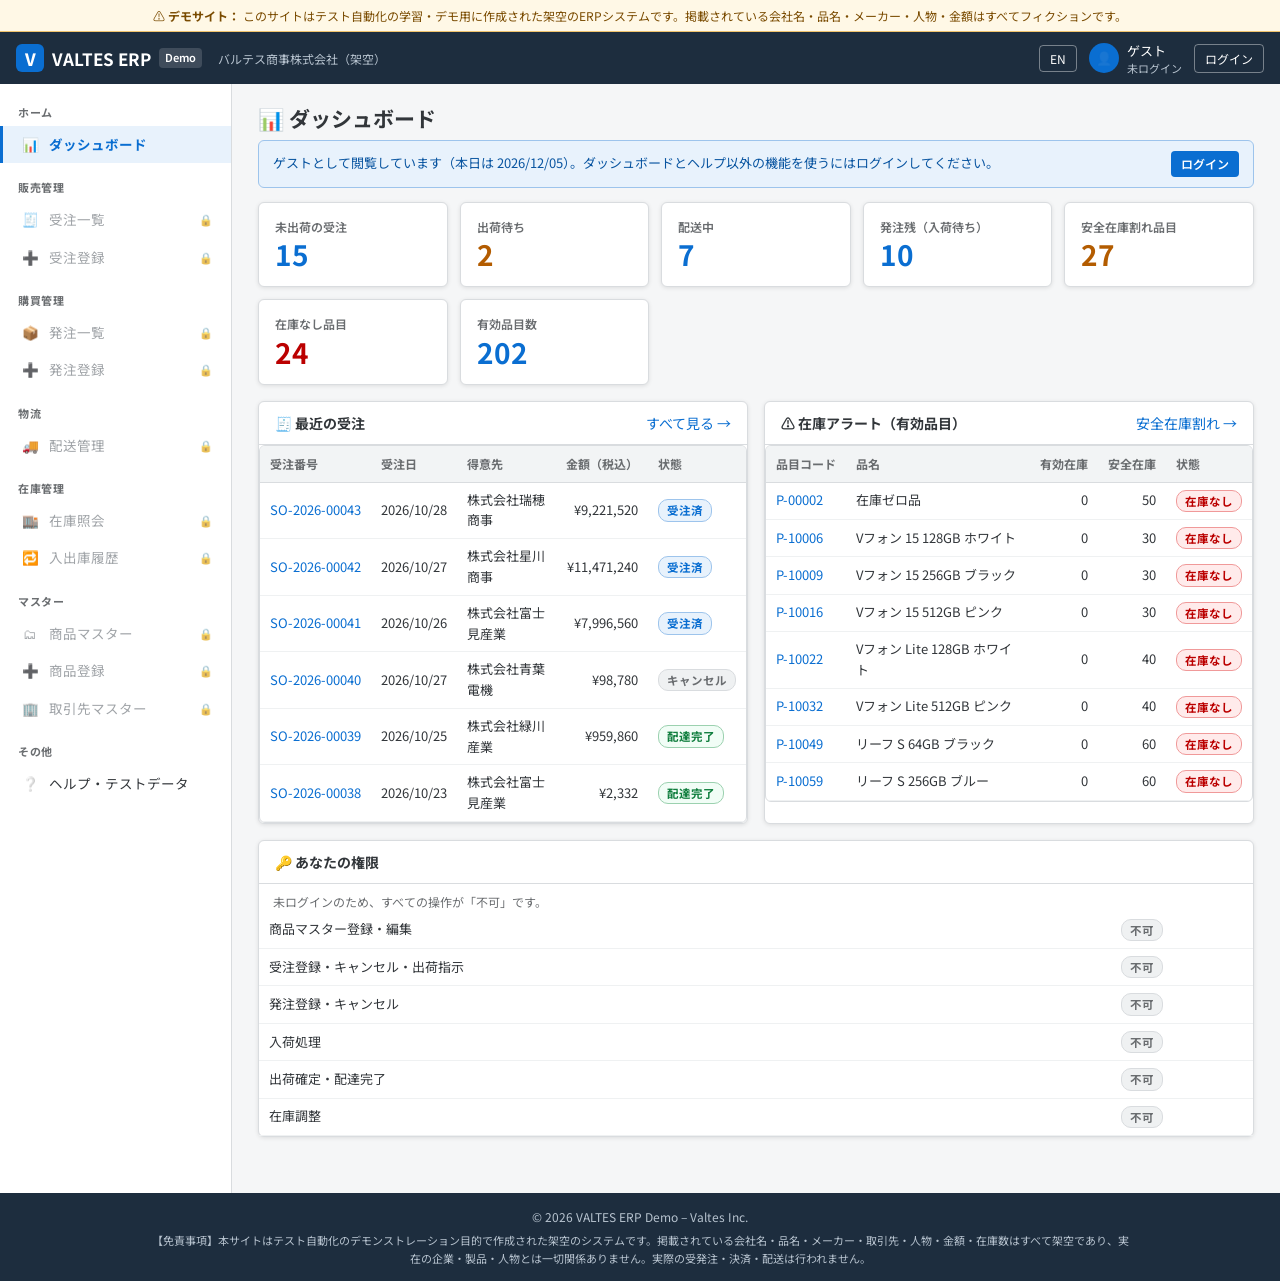
<file: index.html>
<!DOCTYPE html>
<html lang="ja">
<head>
  <meta charset="UTF-8">
  <meta name="viewport" content="width=device-width,initial-scale=1">
  <title>ダッシュボード | VALTES ERP Demo</title>
  <link rel="stylesheet" href="css/style.css">
  <link href="https://fonts.googleapis.com/css2?family=Noto+Sans+JP:wght@400;600;700&display=swap" rel="stylesheet">
</head>
<body>
  <script src="js/i18n.js"></script>
  <script src="data/master.js"></script>
  <script src="js/core.js"></script>
  <script src="js/layout.js"></script>

  <div id="page" class="hidden">
    <h1 class="page-title" id="page-title" data-i18n-en="📊 Dashboard">📊 ダッシュボード</h1>
    <p class="page-desc" id="welcome"></p>
    <div class="kpi-grid" id="kpi-grid"></div>
    <div class="two-col">
      <div class="panel">
        <div class="panel-head"><span data-i18n-en="🧾 Recent Sales Orders">🧾 最近の受注</span><span class="right"><a href="sales-orders.html" id="link-more-so" data-login-href data-i18n-en="See all →">すべて見る →</a></span></div>
        <div class="panel-body" style="padding:0" id="recent-so"></div>
      </div>
      <div class="panel">
        <div class="panel-head"><span data-i18n-en="⚠️ Stock Alerts (active items)">⚠️ 在庫アラート（有効品目）</span><span class="right"><a href="products.html?stockStatus=low" id="link-more-low" data-login-href data-i18n-en="Low stock →">安全在庫割れ →</a></span></div>
        <div class="panel-body" style="padding:0" id="stock-alerts"></div>
      </div>
    </div>
    <div class="panel">
      <div class="panel-head" data-i18n-en="🔑 Your Permissions">🔑 あなたの権限</div>
      <p class="muted hidden" id="guest-perm-note" style="padding:8px 14px 0" data-i18n-en="Not logged in: all operations are not allowed.">未ログインのため、すべての操作が「不可」です。</p>
      <div class="panel-body" style="padding:0" id="my-perms"></div>
    </div>
  </div>

  <script>
    document.addEventListener("DOMContentLoaded", () => {
      if (!buildPage({ title: t("ダッシュボード", "Dashboard"), menu: "dashboard", allowGuest: true })) return;
      const u = ERP.currentUser(), d = ERP.dashboard();
      if (u) {
        document.getElementById("welcome").textContent = t(`${u.name} さん（${u.dept}／${ERP.roleName(u.role)}）、こんにちは。本日は ${dt(ERP.today())} です。`,
          `Hello, ${u.nameEn} (${u.deptEn} / ${ERP.roleName(u.role)}). Today is ${dt(ERP.today())}.`);
      } else {
        // 未ログイン（ゲスト）：閲覧のみ。各機能のリンクはログイン画面を経由する
        document.getElementById("welcome").outerHTML = `<div class="alert alert-info guest-notice" id="guest-notice" role="status">
          <span>${t(`ゲストとして閲覧しています（本日は ${dt(ERP.today())}）。ダッシュボードとヘルプ以外の機能を使うにはログインしてください。`,
            `You are viewing as a guest (today is ${dt(ERP.today())}). Log in to use features other than the dashboard and help.`)}</span>
          <a class="btn btn-primary btn-sm" id="btn-guest-login" href="${I18n.urlWith("login.html")}">${t("ログイン", "Log In")}</a></div>`;
      }
      // ゲストのときは機能画面へのリンクをログイン画面経由にする（ログイン後にその画面へ戻る）
      const link = href => I18n.urlWith(u ? href : loginUrl(href));

      const kpis = [
        ["open-sales", t("未出荷の受注", "Unshipped sales orders"), d.openSales, "", "sales-orders.html?status=ordered"],
        ["pending-shipments", t("出荷待ち", "Pending shipments"), d.pendingShipments, "warn", "shipments.html?status=pending"],
        ["in-transit", t("配送中", "In transit"), d.inTransit, "", "shipments.html?status=in_transit"],
        ["open-purchases", t("発注残（入荷待ち）", "Open purchase orders"), d.openPurchases, "", "purchase-orders.html?status=ordered"],
        ["low-stock", t("安全在庫割れ品目", "Low-stock items"), d.lowStock, "warn", "products.html?statuses=active&stockStatus=low"],
        ["out-of-stock", t("在庫なし品目", "Out-of-stock items"), d.outOfStock, "danger", "products.html?statuses=active&stockStatus=out"],
        ["active-products", t("有効品目数", "Active items"), d.activeProducts, "", "products.html?statuses=active"],
      ];
      document.getElementById("kpi-grid").innerHTML = kpis.map(([id, label, v, cls, href]) => `
        <a class="kpi" id="kpi-${id}" href="${link(href)}" data-value="${v}">
          <div class="kpi-label">${label}</div><div class="kpi-value ${cls}" id="kpi-${id}-value">${num(v)}</div></a>`).join("");

      const recent = ERP.searchSalesOrders().slice(0, 6);
      document.getElementById("recent-so").innerHTML = tableHtml({
        id: "recent-so-table", rowPrefix: "recent-so", rows: recent, rowKey: o => o.no, columns: [
          { key: "no", label: ["受注番号", "SO No."], value: o => o.no, html: o => `<a href="${link("sales-order.html?no=" + o.no)}">${o.no}</a>`, cls: "nowrap" },
          { key: "orderDate", label: ["受注日", "Date"], value: o => o.orderDate, html: o => dt(o.orderDate), cls: "nowrap" },
          { key: "customer", label: ["得意先", "Customer"], value: o => o.customer, html: o => esc(ERP.partnerName(o.customer)) },
          { key: "total", label: ["金額（税込）", "Total"], value: o => ERP.orderAmounts(o).total, html: o => yen(ERP.orderAmounts(o).total), cls: "num" },
          { key: "status", label: ["状態", "Status"], value: o => o.status, html: o => badge("soStatus", o.status) },
        ] });

      document.getElementById("stock-alerts").innerHTML = tableHtml({
        id: "stock-alert-table", rowPrefix: "alert", rows: d.alerts.slice(0, 8), rowKey: r => r.code, columns: [
          { key: "code", label: ["品目コード", "Code"], value: r => r.code, html: r => `<a href="${link("product.html?code=" + r.code)}">${r.code}</a>`, cls: "nowrap" },
          { key: "name", label: ["品名", "Name"], value: r => r.name, html: r => esc(t(r.name, r.nameEn)) },
          { key: "available", label: ["有効在庫", "Available"], value: r => r.available, html: r => num(r.available), cls: "num" },
          { key: "safetyStock", label: ["安全在庫", "Safety"], value: r => r.safetyStock, html: r => num(r.safetyStock), cls: "num" },
          { key: "stockStatus", label: ["状態", "Status"], value: r => r.stockStatus, html: r => badge("stockStatus", r.stockStatus) },
        ] });

      if (!u) document.querySelectorAll("[data-login-href]").forEach(a => a.setAttribute("href", link(a.getAttribute("href").replace(/[?&]lang=en/, ""))));

      document.getElementById("my-perms").innerHTML = `<table class="data-table" id="my-perm-table"><tbody>${Object.keys(PERMISSIONS).map(p => {
        const ok = ERP.can(p);
        return `<tr id="my-perm-${p}" data-key="${p}"><td data-col="perm">${L(PERMISSION_LABELS[p])}</td>
          <td data-col="allowed" data-value="${ok}" class="center">${ok ? `<span class="badge badge-ok">${t("可", "Allowed")}</span>` : `<span class="badge badge-gray">${t("不可", "Not allowed")}</span>`}</td></tr>`;
      }).join("")}</tbody></table>`;
      if (!u) document.getElementById("guest-perm-note").classList.remove("hidden");
    });
  </script>
</body>
</html>
</file>
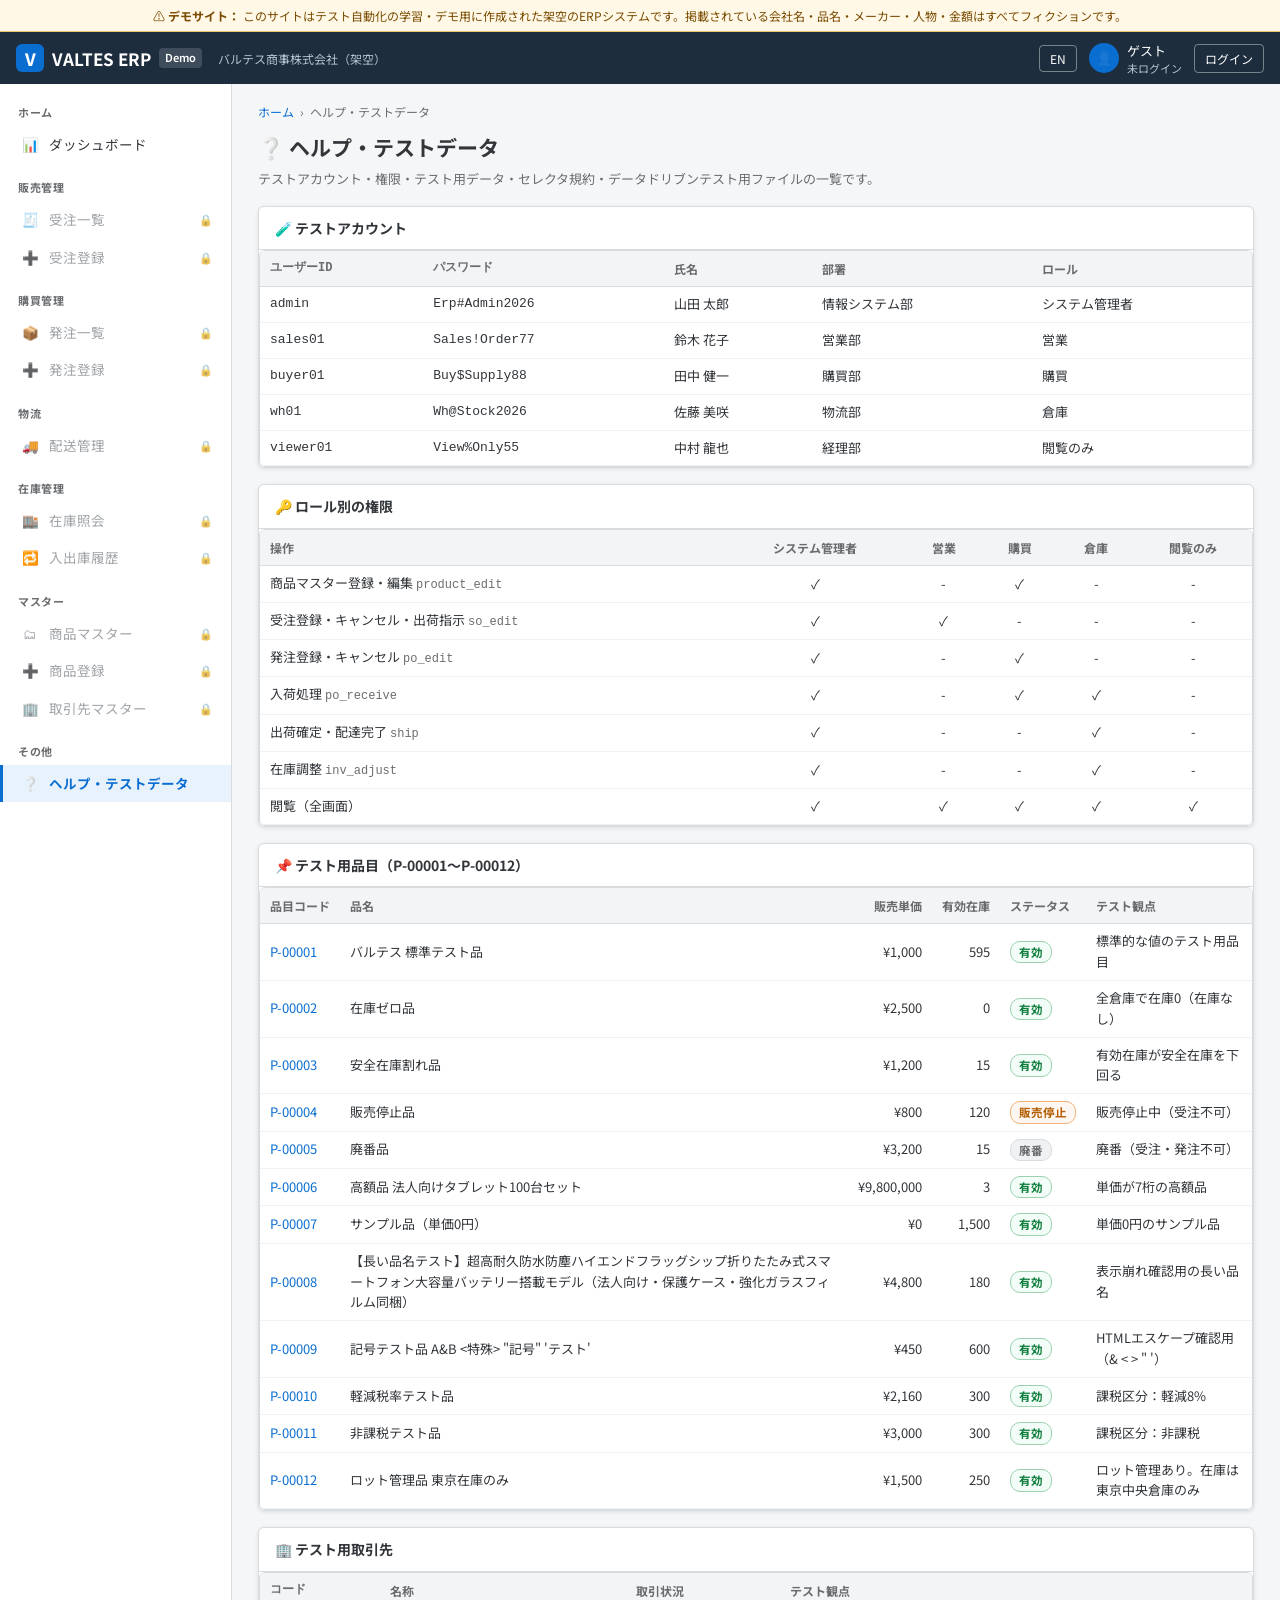
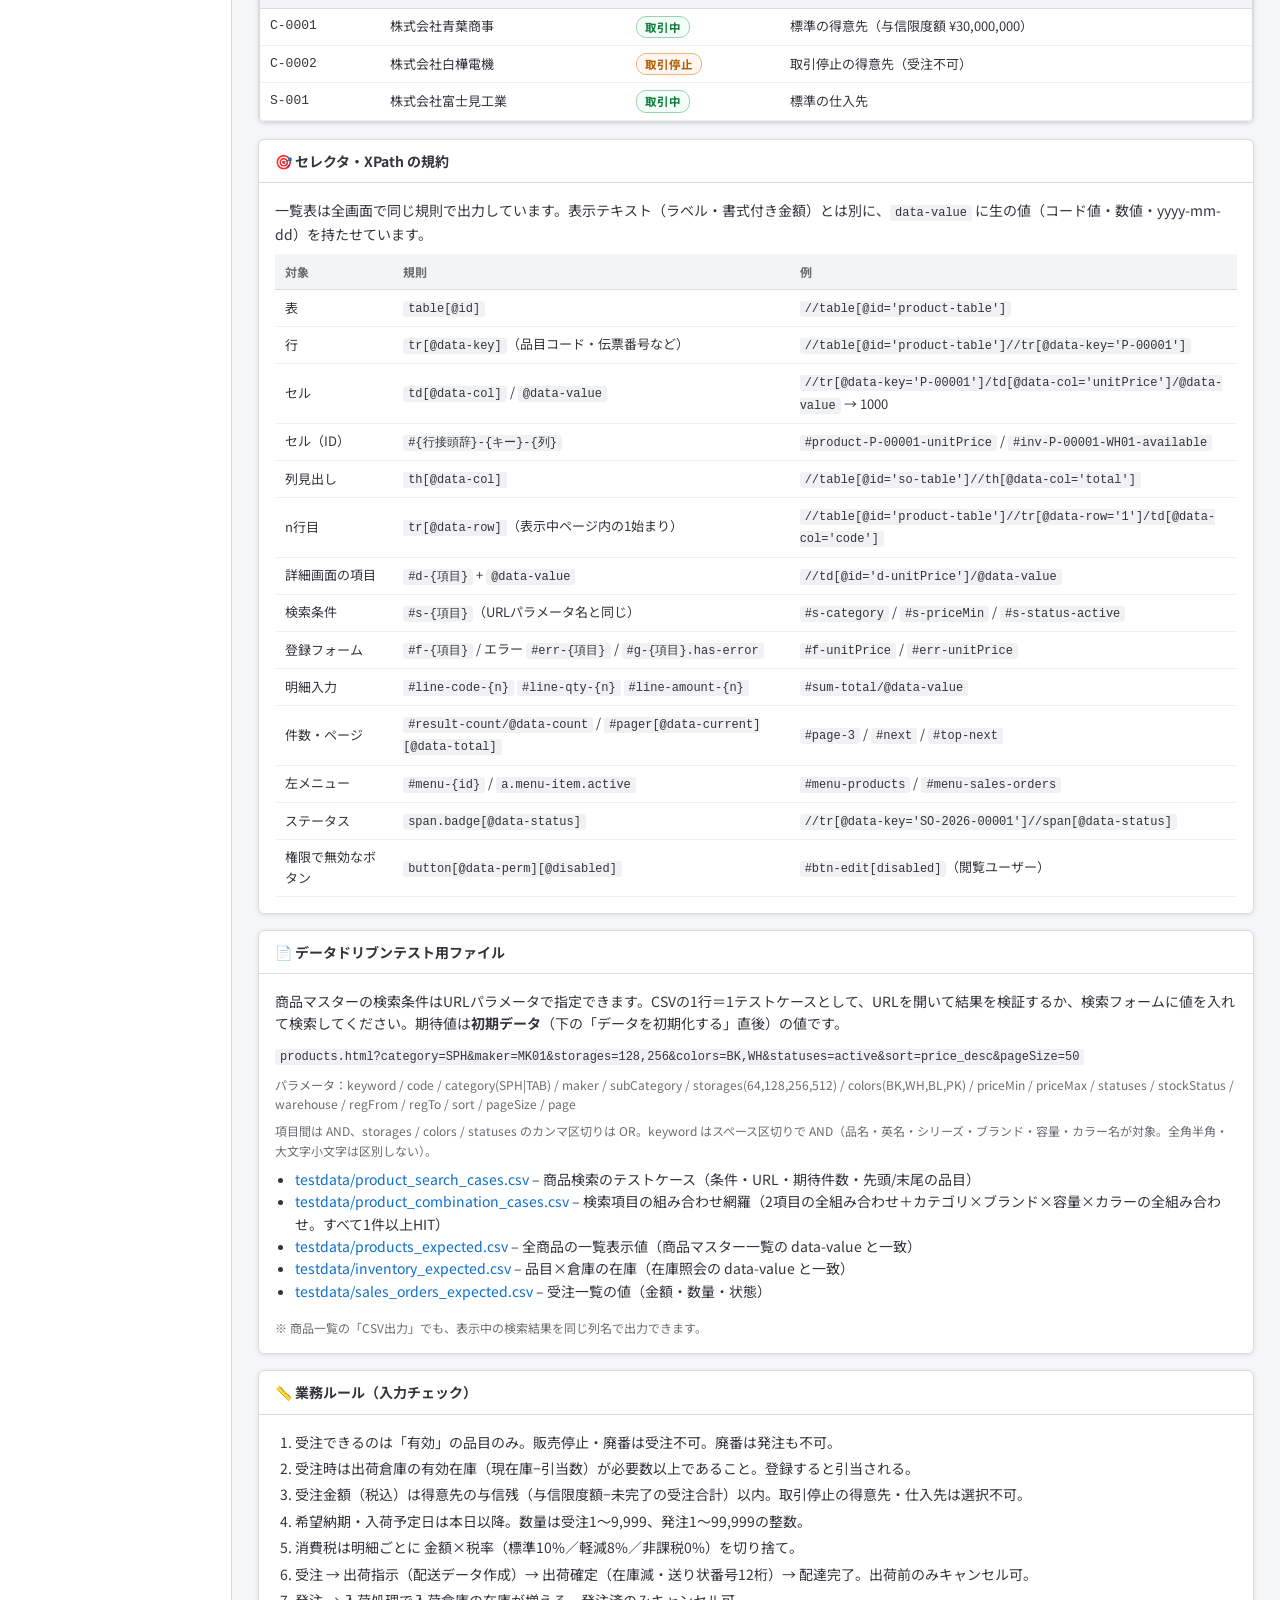
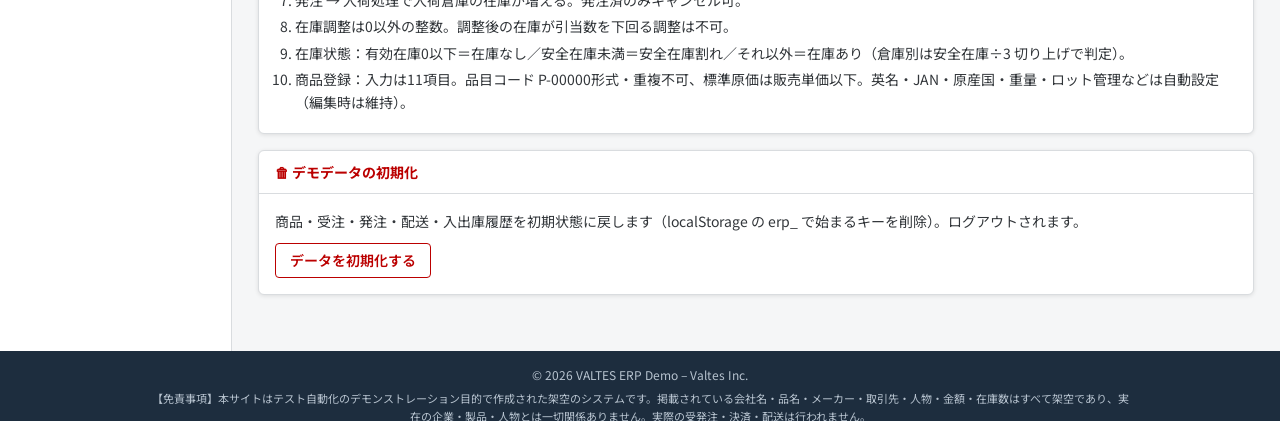
<file: help.html>
<!DOCTYPE html>
<html lang="ja">
<head>
  <meta charset="UTF-8">
  <meta name="viewport" content="width=device-width,initial-scale=1">
  <title>ヘルプ・テストデータ | VALTES ERP Demo</title>
  <link rel="stylesheet" href="css/style.css">
  <link href="https://fonts.googleapis.com/css2?family=Noto+Sans+JP:wght@400;600;700&display=swap" rel="stylesheet">
</head>
<body>
  <script src="js/i18n.js"></script>
  <script src="data/master.js"></script>
  <script src="js/core.js"></script>
  <script src="js/layout.js"></script>

  <div id="page" class="hidden">
    <h1 class="page-title" id="page-title" data-i18n-en="❔ Help & Test Data">❔ ヘルプ・テストデータ</h1>
    <p class="page-desc" data-i18n-en="Test accounts, permissions, test items, selector conventions and data-driven test files.">テストアカウント・権限・テスト用データ・セレクタ規約・データドリブンテスト用ファイルの一覧です。</p>

    <div class="panel" id="sec-accounts"><div class="panel-head" data-i18n-en="🧪 Test Accounts">🧪 テストアカウント</div><div id="accounts"></div></div>
    <div class="panel" id="sec-perms"><div class="panel-head" data-i18n-en="🔑 Permissions by Role">🔑 ロール別の権限</div><div id="perms"></div></div>
    <div class="panel" id="sec-items"><div class="panel-head" data-i18n-en="📌 Test Items (P-00001 – P-00012)">📌 テスト用品目（P-00001〜P-00012）</div><div id="items"></div></div>
    <div class="panel" id="sec-partners"><div class="panel-head" data-i18n-en="🏢 Test Partners">🏢 テスト用取引先</div><div id="partners"></div></div>

    <div class="panel" id="sec-xpath"><div class="panel-head" data-i18n-en="🎯 Selector / XPath Conventions">🎯 セレクタ・XPath の規約</div><div class="panel-body" id="xpath"></div></div>
    <div class="panel" id="sec-ddt"><div class="panel-head" data-i18n-en="📄 Data-Driven Test Files">📄 データドリブンテスト用ファイル</div><div class="panel-body" id="ddt"></div></div>
    <div class="panel" id="sec-rules"><div class="panel-head" data-i18n-en="📏 Business Rules">📏 業務ルール（入力チェック）</div><div class="panel-body"><ol id="rules" style="margin-left:20px"></ol></div></div>

    <div class="panel" id="sec-reset"><div class="panel-head" style="color:var(--danger)" data-i18n-en="🗑 Reset Demo Data">🗑 デモデータの初期化</div>
      <div class="panel-body">
        <p style="margin-bottom:10px" data-i18n-en="Restores products, orders, shipments and stock movements to the initial state (localStorage keys starting with erp_). You will be logged out.">商品・受注・発注・配送・入出庫履歴を初期状態に戻します（localStorage の erp_ で始まるキーを削除）。ログアウトされます。</p>
        <button class="btn btn-danger" id="btn-reset-data" onclick="resetData()" data-i18n-en="Reset Data">データを初期化する</button>
      </div></div>
  </div>

  <script>
    document.addEventListener("DOMContentLoaded", () => {
      if (!buildPage({ title: t("ヘルプ・テストデータ", "Help & Test Data"), menu: "help", crumbs: [["ヘルプ・テストデータ", "Help & Test Data"]], allowGuest: true })) return;

      document.getElementById("accounts").innerHTML = tableHtml({ id: "help-account-table", rowPrefix: "help-account", rows: USERS, rowKey: u => u.id, columns: [
        { key: "id", label: ["ユーザーID", "User ID"], value: u => u.id, cls: "mono" },
        { key: "password", label: ["パスワード", "Password"], value: u => u.password, cls: "mono" },
        { key: "name", label: ["氏名", "Name"], value: u => u.name, html: u => esc(t(u.name, u.nameEn)) },
        { key: "dept", label: ["部署", "Department"], value: u => u.dept, html: u => esc(t(u.dept, u.deptEn)) },
        { key: "role", label: ["ロール", "Role"], value: u => u.role, html: u => esc(ERP.roleName(u.role)) },
      ] });

      document.getElementById("perms").innerHTML = `<div class="table-wrap"><table class="data-table" id="perm-matrix">
        <thead><tr><th data-col="perm">${t("操作", "Action")}</th>${Object.keys(ROLES).map(r => `<th data-col="${r}" class="center">${ERP.roleName(r)}</th>`).join("")}</tr></thead>
        <tbody>${Object.keys(PERMISSIONS).map(p => `<tr id="perm-${p}" data-key="${p}"><td data-col="perm">${L(PERMISSION_LABELS[p])} <span class="muted mono">${p}</span></td>
          ${Object.keys(ROLES).map(r => { const ok = PERMISSIONS[p].includes(r); return `<td data-col="${r}" data-value="${ok}" id="perm-${p}-${r}" class="center">${ok ? "✓" : "-"}</td>`; }).join("")}</tr>`).join("")}
        <tr><td>${t("閲覧（全画面）", "View (all screens)")}</td>${Object.keys(ROLES).map(() => `<td class="center">✓</td>`).join("")}</tr></tbody></table></div>`;

      document.getElementById("items").innerHTML = tableHtml({ id: "help-item-table", rowPrefix: "help-item", rows: ERP.products().filter(p => p.code < "P-10000").map(ERP.productRow), rowKey: r => r.code, columns: [
        { key: "code", label: ["品目コード", "Code"], value: r => r.code, html: r => `<a href="${I18n.urlWith("product.html?code=" + r.code)}">${r.code}</a>`, cls: "nowrap" },
        { key: "name", label: ["品名", "Name"], value: r => r.name, html: r => esc(t(r.name, r.nameEn)) },
        { key: "unitPrice", label: ["販売単価", "Unit price"], value: r => r.unitPrice, html: r => yen(r.unitPrice), cls: "num" },
        { key: "available", label: ["有効在庫", "Available"], value: r => r.available, html: r => num(r.available), cls: "num" },
        { key: "status", label: ["ステータス", "Status"], value: r => r.status, html: r => badge("status", r.status) },
        { key: "remarks", label: ["テスト観点", "Test point"], value: r => ERP.product(r.code).remarks, html: r => esc(t(ERP.product(r.code).remarks, ERP.product(r.code).remarksEn)) },
      ] });

      const PT = [["C-0001", "標準の得意先（与信限度額 ¥30,000,000）", "Standard customer (credit limit ¥30,000,000)"], ["C-0002", "取引停止の得意先（受注不可）", "Suspended customer (cannot order)"],
        ["S-001", "標準の仕入先", "Standard supplier"]];
      document.getElementById("partners").innerHTML = tableHtml({ id: "help-partner-table", rowPrefix: "help-partner", rows: PT, rowKey: p => p[0], columns: [
        { key: "code", label: ["コード", "Code"], value: p => p[0], cls: "mono" },
        { key: "name", label: ["名称", "Name"], value: p => ERP.partnerName(p[0]) },
        { key: "status", label: ["取引状況", "Status"], value: p => ERP.partner(p[0]).status, html: p => badge("partnerStatus", ERP.partner(p[0]).status) },
        { key: "note", label: ["テスト観点", "Test point"], value: p => p[1], html: p => esc(t(p[1], p[2])) },
      ] });

      document.getElementById("xpath").innerHTML = `
        <p style="margin-bottom:8px">${t("一覧表は全画面で同じ規則で出力しています。表示テキスト（ラベル・書式付き金額）とは別に、<code>data-value</code> に生の値（コード値・数値・yyyy-mm-dd）を持たせています。",
          "All tables follow the same rules. Besides the displayed text (labels, formatted amounts), <code>data-value</code> holds the raw value (codes, numbers, yyyy-mm-dd).")}</p>
        <table class="data-table" id="xpath-table"><thead><tr><th>${t("対象", "Target")}</th><th>${t("規則", "Rule")}</th><th>${t("例", "Example")}</th></tr></thead><tbody>
          <tr><td>${t("表", "Table")}</td><td><code>table[@id]</code></td><td><code>//table[@id='product-table']</code></td></tr>
          <tr><td>${t("行", "Row")}</td><td><code>tr[@data-key]</code>（${t("品目コード・伝票番号など", "product code, document no., etc.")}）</td><td><code>//table[@id='product-table']//tr[@data-key='P-00001']</code></td></tr>
          <tr><td>${t("セル", "Cell")}</td><td><code>td[@data-col]</code> / <code>@data-value</code></td><td><code>//tr[@data-key='P-00001']/td[@data-col='unitPrice']/@data-value</code> → 1000</td></tr>
          <tr><td>${t("セル（ID）", "Cell (ID)")}</td><td><code>#{行接頭辞}-{キー}-{列}</code></td><td><code>#product-P-00001-unitPrice</code> / <code>#inv-P-00001-WH01-available</code></td></tr>
          <tr><td>${t("列見出し", "Header")}</td><td><code>th[@data-col]</code></td><td><code>//table[@id='so-table']//th[@data-col='total']</code></td></tr>
          <tr><td>${t("n行目", "n-th row")}</td><td><code>tr[@data-row]</code>（${t("表示中ページ内の1始まり", "1-based within page")}）</td><td><code>//table[@id='product-table']//tr[@data-row='1']/td[@data-col='code']</code></td></tr>
          <tr><td>${t("詳細画面の項目", "Detail field")}</td><td><code>#d-{項目}</code> + <code>@data-value</code></td><td><code>//td[@id='d-unitPrice']/@data-value</code></td></tr>
          <tr><td>${t("検索条件", "Search field")}</td><td><code>#s-{項目}</code>（${t("URLパラメータ名と同じ", "same as URL parameter")}）</td><td><code>#s-category</code> / <code>#s-priceMin</code> / <code>#s-status-active</code></td></tr>
          <tr><td>${t("登録フォーム", "Form field")}</td><td><code>#f-{項目}</code> / ${t("エラー", "error")} <code>#err-{項目}</code> / <code>#g-{項目}.has-error</code></td><td><code>#f-unitPrice</code> / <code>#err-unitPrice</code></td></tr>
          <tr><td>${t("明細入力", "Line input")}</td><td><code>#line-code-{n}</code> <code>#line-qty-{n}</code> <code>#line-amount-{n}</code></td><td><code>#sum-total/@data-value</code></td></tr>
          <tr><td>${t("件数・ページ", "Count / pager")}</td><td><code>#result-count/@data-count</code> / <code>#pager[@data-current][@data-total]</code></td><td><code>#page-3</code> / <code>#next</code> / <code>#top-next</code></td></tr>
          <tr><td>${t("左メニュー", "Side menu")}</td><td><code>#menu-{id}</code> / <code>a.menu-item.active</code></td><td><code>#menu-products</code> / <code>#menu-sales-orders</code></td></tr>
          <tr><td>${t("ステータス", "Status badge")}</td><td><code>span.badge[@data-status]</code></td><td><code>//tr[@data-key='SO-2026-00001']//span[@data-status]</code></td></tr>
          <tr><td>${t("権限で無効なボタン", "Disabled by permission")}</td><td><code>button[@data-perm][@disabled]</code></td><td><code>#btn-edit[disabled]</code>（${t("閲覧ユーザー", "viewer")}）</td></tr>
        </tbody></table>`;

      const files = [["product_search_cases.csv", "商品検索のテストケース（条件・URL・期待件数・先頭/末尾の品目）", "Product search cases (conditions, URL, expected count, first/last item)"],
        ["product_combination_cases.csv", "検索項目の組み合わせ網羅（2項目の全組み合わせ＋カテゴリ×ブランド×容量×カラーの全組み合わせ。すべて1件以上HIT）", "Combination coverage (all 2-field pairs + every category × brand × storage × color; all return at least 1 hit)"],
        ["products_expected.csv", "全商品の一覧表示値（商品マスター一覧の data-value と一致）", "All products as listed (matches data-value in the product list)"],
        ["inventory_expected.csv", "品目×倉庫の在庫（在庫照会の data-value と一致）", "Stock by product × warehouse (matches stock inquiry)"],
        ["sales_orders_expected.csv", "受注一覧の値（金額・数量・状態）", "Sales order list values"]];
      document.getElementById("ddt").innerHTML = `
        <p style="margin-bottom:8px">${t("商品マスターの検索条件はURLパラメータで指定できます。CSVの1行＝1テストケースとして、URLを開いて結果を検証するか、検索フォームに値を入れて検索してください。期待値は<strong>初期データ</strong>（下の「データを初期化する」直後）の値です。",
          "Product search conditions can be given as URL parameters. Use one CSV row per test case: open the URL or fill the form, then verify. Expected values are for the <strong>initial data</strong> (right after Reset Data below).")}</p>
        <p style="margin-bottom:8px"><code>products.html?category=SPH&amp;maker=MK01&amp;storages=128,256&amp;colors=BK,WH&amp;statuses=active&amp;sort=price_desc&amp;pageSize=50</code></p>
        <p style="margin-bottom:8px" class="muted">${t("パラメータ：", "Parameters: ")}keyword / code / category(SPH|TAB) / maker / subCategory / storages(64,128,256,512) / colors(BK,WH,BL,PK) / priceMin / priceMax / statuses / stockStatus / warehouse / regFrom / regTo / sort / pageSize / page</p>
        <p style="margin-bottom:8px" class="muted">${t("項目間は AND、storages / colors / statuses のカンマ区切りは OR。keyword はスペース区切りで AND（品名・英名・シリーズ・ブランド・容量・カラー名が対象。全角半角・大文字小文字は区別しない）。",
          "AND between fields; comma-separated storages / colors / statuses are OR. keyword is space-separated AND over name, English name, series, brand, storage and color (width- and case-insensitive).")}</p>
        <ul style="margin-left:20px" id="ddt-files">${files.map(f => `<li><a href="testdata/${f[0]}" download id="dl-${f[0].replace(".csv", "")}">testdata/${f[0]}</a> – ${t(f[1], f[2])}</li>`).join("")}</ul>
        <p class="muted mt-16">${t("※ 商品一覧の「CSV出力」でも、表示中の検索結果を同じ列名で出力できます。", "* \"Export CSV\" on the product list exports the current results with the same column names.")}</p>`;

      document.getElementById("rules").innerHTML = [
        ["受注できるのは「有効」の品目のみ。販売停止・廃番は受注不可。廃番は発注も不可。", "Only active items can be sold. Suspended/discontinued cannot be sold; discontinued cannot be purchased."],
        ["受注時は出荷倉庫の有効在庫（現在庫−引当数）が必要数以上であること。登録すると引当される。", "Sales orders require enough available stock in the warehouse; registering allocates it."],
        ["受注金額（税込）は得意先の与信残（与信限度額−未完了の受注合計）以内。取引停止の得意先・仕入先は選択不可。", "Order total must be within the customer's remaining credit. Suspended partners cannot be used."],
        ["希望納期・入荷予定日は本日以降。数量は受注1〜9,999、発注1〜99,999の整数。", "Requested/expected dates must be today or later. Qty: 1-9,999 (sales), 1-99,999 (purchase)."],
        ["消費税は明細ごとに 金額×税率（標準10%／軽減8%／非課税0%）を切り捨て。", "Tax = floor(amount × rate) per line (10% / 8% / 0%)."],
        ["受注 → 出荷指示（配送データ作成）→ 出荷確定（在庫減・送り状番号12桁）→ 配達完了。出荷前のみキャンセル可。", "Order → Instruct → Ship (stock reduced, 12-digit tracking) → Delivered. Cancel only before shipping."],
        ["発注 → 入荷処理で入荷倉庫の在庫が増える。発注済のみキャンセル可。", "Purchase order → Goods receipt increases stock. Only open orders can be cancelled."],
        ["在庫調整は0以外の整数。調整後の在庫が引当数を下回る調整は不可。", "Adjustment must be a non-zero integer and cannot go below allocated."],
        ["在庫状態：有効在庫0以下＝在庫なし／安全在庫未満＝安全在庫割れ／それ以外＝在庫あり（倉庫別は安全在庫÷3 切り上げで判定）。", "Stock status: ≤0 out / below safety stock low / otherwise in stock (per warehouse uses safety ÷ 3, rounded up)."],
        ["商品登録：入力は11項目。品目コード P-00000形式・重複不可、標準原価は販売単価以下。英名・JAN・原産国・重量・ロット管理などは自動設定（編集時は維持）。", "Product: 11 input fields. Code P-00000 unique, cost ≤ unit price. English name, JAN, origin, weight, lot control etc. are set automatically (kept on edit)."],
      ].map(r => `<li style="margin-bottom:4px">${t(r[0], r[1])}</li>`).join("");
    });

    function resetData() {
      if (!confirm(t("デモデータを初期化しますか？\n商品・受注・発注・配送・入出庫履歴が初期状態に戻り、ログアウトします。", "Reset demo data?\nAll data returns to the initial state and you will be logged out."))) return;
      ERP.resetAll();
      sessionStorage.removeItem("erp_flash");
      I18n.go("index.html");
    }
  </script>
</body>
</html>
</file>
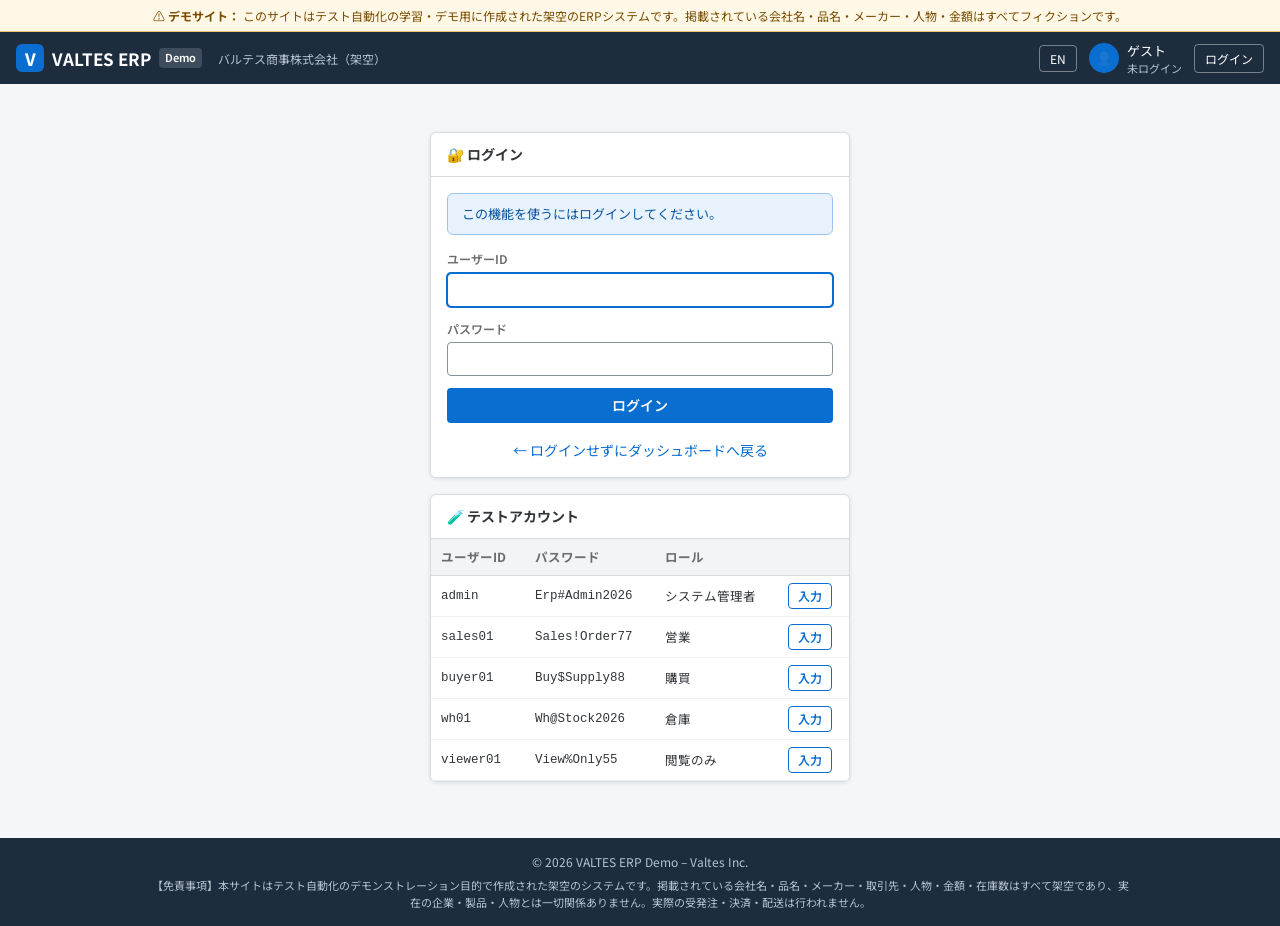
<file: inventory.html>
<!DOCTYPE html>
<html lang="ja">
<head>
  <meta charset="UTF-8">
  <meta name="viewport" content="width=device-width,initial-scale=1">
  <title>在庫照会 | VALTES ERP Demo</title>
  <link rel="stylesheet" href="css/style.css">
  <link href="https://fonts.googleapis.com/css2?family=Noto+Sans+JP:wght@400;600;700&display=swap" rel="stylesheet">
</head>
<body>
  <script src="js/i18n.js"></script>
  <script src="data/master.js"></script>
  <script src="js/core.js"></script>
  <script src="js/layout.js"></script>

  <div id="page" class="hidden">
    <h1 class="page-title" id="page-title" data-i18n-en="🏬 Stock Inquiry">🏬 在庫照会</h1>
    <p class="page-desc" data-i18n-en="One row per product × warehouse. Available = On hand − Allocated (open sales orders). Safety stock per warehouse = product safety stock ÷ 3 (rounded up).">品目×倉庫ごとの在庫です。有効在庫＝現在庫−引当数（未出荷の受注）。倉庫別の安全在庫＝品目の安全在庫÷3（切り上げ）。</p>

    <form class="panel" id="search-form" onsubmit="event.preventDefault();search(1)">
      <div class="panel-head" data-i18n-en="🔍 Search Conditions">🔍 検索条件</div>
      <div class="panel-body">
        <div class="search-grid">
          <div class="form-group"><label for="s-code" data-i18n-en="Product code (partial)">品目コード（部分一致）</label><input type="text" id="s-code" name="code"></div>
          <div class="form-group"><label for="s-name" data-i18n-en="Name (partial)">品名（部分一致）</label><input type="text" id="s-name" name="name"></div>
          <div class="form-group"><label for="s-category" data-i18n-en="Category">カテゴリ</label><select id="s-category" name="category"></select></div>
          <div class="form-group"><label for="s-maker" data-i18n-en="Brand">ブランド</label><select id="s-maker" name="maker"></select></div>
          <div class="form-group"><span class="form-label" data-i18n-en="Storage">ストレージ容量</span>
            <div class="check-group" id="s-storages"></div></div>
          <div class="form-group"><span class="form-label" data-i18n-en="Color">カラー</span>
            <div class="check-group" id="s-colors"></div></div>
          <div class="form-group"><label for="s-warehouse" data-i18n-en="Warehouse">倉庫</label><select id="s-warehouse" name="warehouse"></select></div>
          <div class="form-group"><label for="s-stockStatus" data-i18n-en="Stock status">在庫状態</label><select id="s-stockStatus" name="stockStatus"></select></div>
          <div class="form-group"><span class="form-label" data-i18n-en="Option">オプション</span>
            <label class="check-group" for="s-onlyStocked"><input type="checkbox" id="s-onlyStocked" name="onlyStocked" value="1"> <span data-i18n-en="Only rows with stock">在庫ありの行のみ</span></label></div>
        </div>
        <div class="form-actions">
          <button type="button" class="btn btn-secondary" id="btn-clear" onclick="document.getElementById('search-form').reset();search(1)" data-i18n-en="Clear">クリア</button>
          <button type="submit" class="btn btn-primary" id="btn-search" data-i18n-en="🔍 Search">🔍 検索</button>
        </div>
      </div>
    </form>

    <div class="toolbar" id="result-toolbar">
      <span class="result-count" id="result-count"></span><span class="result-range" id="result-range"></span>
      <div class="right"><span class="muted" id="sum-qty"></span><div id="pager-top"></div></div>
    </div>
    <div id="results"></div>
    <div class="pager-bottom" id="pager-bottom"></div>
  </div>

  <script>
    const FIELDS = ["code", "name", "category", "maker", "warehouse", "stockStatus", "onlyStocked"];
    const CHECKS = ["storages", "colors"];   // 複数選択（中はOR）
    let rows = [], page = 1;

    document.addEventListener("DOMContentLoaded", () => {
      if (!buildPage({ title: t("在庫照会", "Stock Inquiry"), menu: "inventory", crumbs: [["在庫管理", "Inventory"], ["在庫照会", "Stock Inquiry"]] })) return;
      const all = t("すべて", "All");
      document.getElementById("s-category").innerHTML = optionsHtml(OPTS.category(), "", all);
      document.getElementById("s-maker").innerHTML = optionsHtml(OPTS.maker(), "", all);
      document.getElementById("s-storages").innerHTML = STORAGES.map(x =>
        `<label for="s-storage-${x.code}"><input type="checkbox" name="s-storages" id="s-storage-${x.code}" value="${x.code}">${ERP.label.storage(x.code)}</label>`).join("");
      document.getElementById("s-colors").innerHTML = COLORS.map(x =>
        `<label for="s-color-${x.code}"><input type="checkbox" name="s-colors" id="s-color-${x.code}" value="${x.code}">${ERP.label.color(x.code)}</label>`).join("");
      document.getElementById("s-warehouse").innerHTML = optionsHtml(OPTS.warehouse(), "", all);
      document.getElementById("s-stockStatus").innerHTML = optionsHtml(OPTS.stockStatus(), "", all);
      search(fillSearchForm(FIELDS, CHECKS));
    });

    function search(p) { rows = ERP.searchInventory(readSearchForm(FIELDS, CHECKS)); page = p; render(); }
    function goPage(p) { page = p; render(); }

    function render() {
      const sum = rows.reduce((s, r) => s + r.qty, 0);
      const el = document.getElementById("sum-qty");
      el.textContent = t(`現在庫合計：${num(sum)}`, `Total on hand: ${num(sum)}`); el.dataset.value = sum;
      page = renderPaged(rows, page, 50, slice => {
        document.getElementById("results").innerHTML = tableHtml({ id: "inventory-table", rowPrefix: "inv", rows: slice, rowKey: r => `${r.productCode}-${r.warehouse}`,
          emptyText: t("条件に一致する在庫はありません。", "No stock found."), rowAttrs: r => `data-code="${r.productCode}" data-warehouse="${r.warehouse}" data-status="${r.status}"`, columns: [
          { key: "productCode", label: ["品目コード", "Code"], value: r => r.productCode, html: r => `<a href="${I18n.urlWith("product.html?code=" + r.productCode)}">${r.productCode}</a>`, cls: "nowrap" },
          { key: "name", label: ["品名", "Name"], value: r => ERP.product(r.productCode).name, html: r => esc(ERP.productName(ERP.product(r.productCode))), cls: "cell-name" },
          { key: "maker", label: ["ブランド", "Brand"], value: r => ERP.product(r.productCode).maker, html: r => esc(ERP.label.maker(ERP.product(r.productCode).maker)), cls: "nowrap" },
          { key: "storage", label: ["容量", "Storage"], value: r => ERP.product(r.productCode).storage, html: r => esc(ERP.label.storage(ERP.product(r.productCode).storage)), cls: "nowrap" },
          { key: "color", label: ["カラー", "Color"], value: r => ERP.product(r.productCode).color, html: r => esc(ERP.label.color(ERP.product(r.productCode).color)), cls: "nowrap" },
          { key: "warehouse", label: ["倉庫", "Warehouse"], value: r => r.warehouse, html: r => `${r.warehouse} ${esc(ERP.label.warehouse(r.warehouse))}`, cls: "nowrap" },
          { key: "qty", label: ["現在庫", "On hand"], value: r => r.qty, html: r => num(r.qty), cls: "num" },
          { key: "allocated", label: ["引当数", "Allocated"], value: r => r.allocated, html: r => num(r.allocated), cls: "num" },
          { key: "available", label: ["有効在庫", "Available"], value: r => r.available, html: r => num(r.available), cls: "num" },
          { key: "onOrder", label: ["発注残", "On order"], value: r => r.onOrder, html: r => num(r.onOrder), cls: "num" },
          { key: "safety", label: ["安全在庫", "Safety"], value: r => r.safety, html: r => num(r.safety), cls: "num" },
          { key: "status", label: ["在庫状態", "Status"], value: r => r.status, html: r => badge("stockStatus", r.status) },
          { key: "action", label: ["操作", "Action"], value: () => "", html: r =>
            `<button class="btn btn-secondary btn-sm" id="btn-adjust-${r.productCode}-${r.warehouse}" ${permAttr("inv_adjust")} onclick="openAdjust('${r.productCode}','${r.warehouse}')">${t("調整", "Adjust")}</button>` },
        ] });
      }, "goPage");
      writeSearchUrl(readSearchForm(FIELDS, CHECKS), page);
    }

    function openAdjust(code, wh) {
      const i = ERP.inventory(code, wh);
      openModal("adjust-modal", t("在庫調整", "Inventory Adjustment"), `
        <table class="detail-table" id="adjust-info">
          <tr><th>${t("品目", "Product")}</th><td id="adjust-product" data-value="${code}">${code} ${esc(ERP.productName(ERP.product(code)))}</td></tr>
          <tr><th>${t("倉庫", "Warehouse")}</th><td id="adjust-warehouse" data-value="${wh}">${wh} ${esc(ERP.label.warehouse(wh))}</td></tr>
          <tr><th>${t("現在庫／引当数", "On hand / Allocated")}</th><td id="adjust-current" data-value="${i.qty}">${num(i.qty)} ／ ${num(i.allocated)}</td></tr>
          <tr><th>${t("調整後在庫", "After adjustment")}</th><td id="adjust-after" data-value="${i.qty}">${num(i.qty)}</td></tr>
        </table>
        <div class="form-group"><label for="m-qty" class="req">${t("調整数（減らす場合はマイナス）", "Quantity (negative to decrease)")}</label>
          <input type="text" id="m-qty" inputmode="numeric" placeholder="-5" oninput="previewAdjust(${i.qty})"></div>
        <div class="form-group"><label for="m-reason" class="req">${t("調整理由", "Reason")}</label><select id="m-reason">${optionsHtml(OPTS.reason(), "", t("選択してください", "Select"))}</select></div>
        <div class="form-group"><label for="m-note">${t("メモ", "Note")}</label><input type="text" id="m-note" maxlength="100"></div>
        <div class="alert alert-danger hidden" id="adjust-error" role="alert"></div>`,
        `<button class="btn btn-secondary" id="btn-adjust-cancel" onclick="closeModal('adjust-modal')">${t("キャンセル", "Cancel")}</button>
         <button class="btn btn-primary" id="btn-confirm-adjust" onclick="doAdjust('${code}','${wh}')">${t("調整する", "Adjust")}</button>`);
    }

    function previewAdjust(base) {
      const v = document.getElementById("m-qty").value.trim(), el = document.getElementById("adjust-after");
      const after = /^-?\d+$/.test(v) ? base + Number(v) : base;
      el.textContent = num(after); el.dataset.value = after;
    }

    function doAdjust(code, wh) {
      const res = ERP.adjustInventory(code, wh, document.getElementById("m-qty").value.trim(), document.getElementById("m-reason").value, document.getElementById("m-note").value);
      if (!res.ok) { const e = document.getElementById("adjust-error"); e.textContent = res.msg; e.classList.remove("hidden"); return; }
      closeModal("adjust-modal");
      toast(t(`${code}（${wh}）の在庫を調整しました（現在庫 ${res.inventory.qty}）`, `Adjusted ${code} (${wh}) – on hand ${res.inventory.qty}`), "success");
      search(page);
    }
  </script>
</body>
</html>
</file>
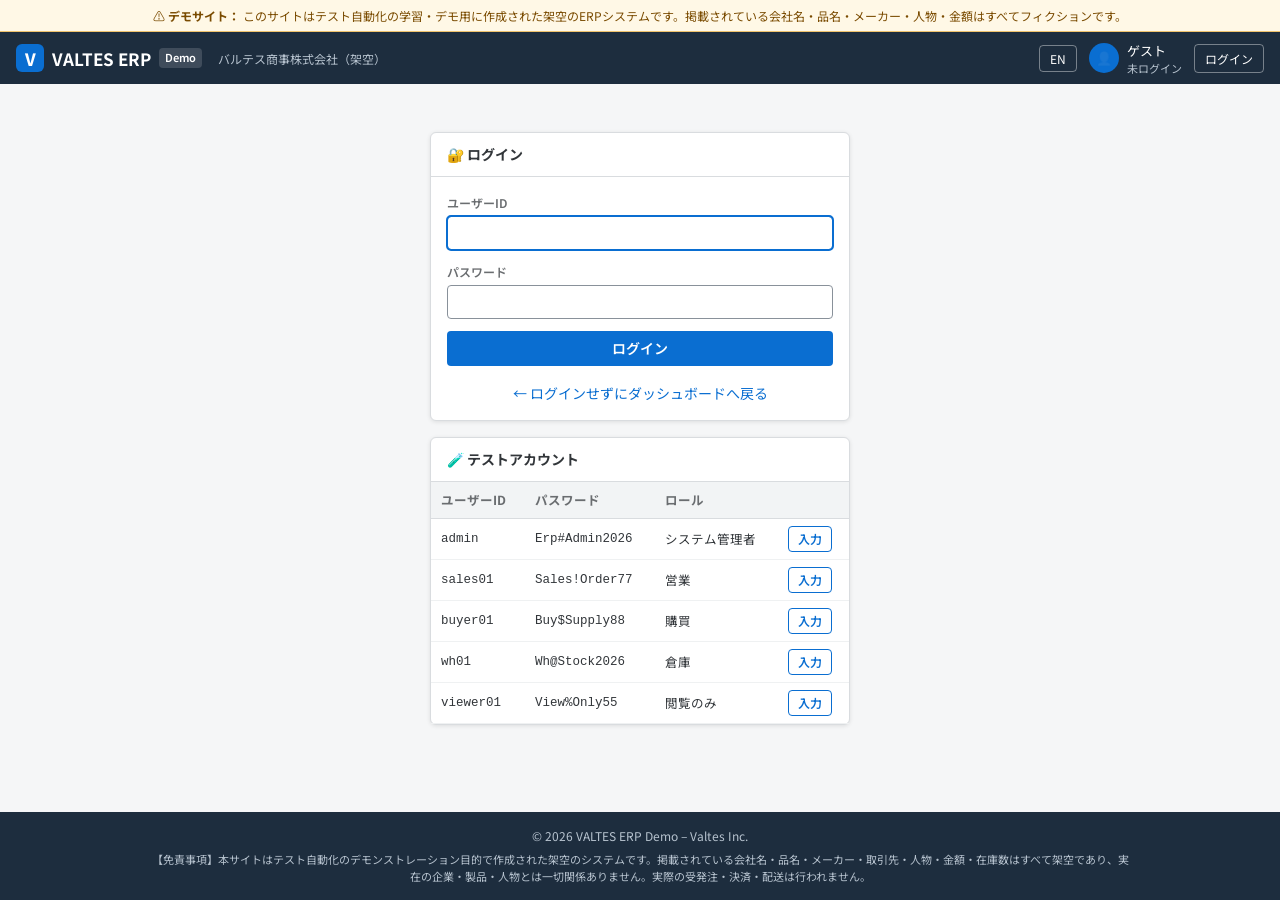
<file: login.html>
<!DOCTYPE html>
<html lang="ja">
<head>
  <meta charset="UTF-8">
  <meta name="viewport" content="width=device-width,initial-scale=1">
  <title>ログイン | VALTES ERP Demo</title>
  <link rel="stylesheet" href="css/style.css">
  <link href="https://fonts.googleapis.com/css2?family=Noto+Sans+JP:wght@400;600;700&display=swap" rel="stylesheet">
</head>
<body>
  <script src="js/i18n.js"></script>
  <script src="data/master.js"></script>
  <script src="js/core.js"></script>
  <script src="js/layout.js"></script>

  <div id="page" class="hidden">
    <div class="login-box">
      <div class="panel">
        <div class="panel-head" data-i18n-en="🔐 Log In">🔐 ログイン</div>
        <div class="panel-body">
          <div id="login-required" class="alert alert-info hidden" role="status" data-i18n-en="Please log in to use this feature.">この機能を使うにはログインしてください。</div>
          <form id="login-form" onsubmit="doLogin(event)">
            <div class="form-group" id="g-login-id" style="margin-bottom:12px">
              <label for="login-id" data-i18n-en="User ID">ユーザーID</label>
              <input type="text" id="login-id" name="userId" autocomplete="username">
            </div>
            <div class="form-group" id="g-login-password" style="margin-bottom:12px">
              <label for="login-password" data-i18n-en="Password">パスワード</label>
              <input type="password" id="login-password" name="password" autocomplete="current-password">
            </div>
            <div id="login-error" class="alert alert-danger hidden" role="alert"></div>
            <button type="submit" id="btn-login" class="btn btn-primary" style="width:100%;justify-content:center" data-i18n-en="Log In">ログイン</button>
          </form>
          <p class="mt-16" style="text-align:center"><a href="index.html" id="link-back-top" data-i18n-en="← Back to Dashboard (without logging in)">← ログインせずにダッシュボードへ戻る</a></p>
        </div>
      </div>
      <div class="panel">
        <div class="panel-head" data-i18n-en="🧪 Test Accounts">🧪 テストアカウント</div>
        <div class="panel-body" style="padding:0">
          <table class="data-table account-table" id="account-table">
            <thead><tr><th data-col="id" data-i18n-en="User ID">ユーザーID</th><th data-col="password" data-i18n-en="Password">パスワード</th><th data-col="role" data-i18n-en="Role">ロール</th><th></th></tr></thead>
            <tbody id="account-list"></tbody>
          </table>
        </div>
      </div>
    </div>
  </div>

  <script>
    document.addEventListener("DOMContentLoaded", () => {
      if (!buildPage({ title: t("ログイン", "Log In"), requireLogin: false })) return;
      if (ERP.currentUser()) { goNext(); return; }
      if (qp("next")) document.getElementById("login-required").classList.remove("hidden");
      document.getElementById("account-list").innerHTML = USERS.map(u => `
        <tr id="account-${u.id}" data-key="${u.id}">
          <td data-col="id" class="mono">${u.id}</td>
          <td data-col="password" class="mono">${esc(u.password)}</td>
          <td data-col="role" data-value="${u.role}">${ERP.roleName(u.role)}</td>
          <td><button type="button" class="btn btn-secondary btn-sm" id="fill-${u.id}" onclick="fill('${u.id}')">${t("入力", "Fill")}</button></td>
        </tr>`).join("");
      document.getElementById("login-id").focus();
    });

    function fill(id) {
      const u = USERS.find(x => x.id === id);
      document.getElementById("login-id").value = u.id;
      document.getElementById("login-password").value = u.password;
    }

    function doLogin(e) {
      e.preventDefault();
      const id = document.getElementById("login-id").value.trim(), pw = document.getElementById("login-password").value;
      const err = document.getElementById("login-error");
      if (!id || !pw) { err.textContent = t("ユーザーIDとパスワードを入力してください。", "Enter your user ID and password."); err.classList.remove("hidden"); return; }
      const res = ERP.login(id, pw);
      if (!res.ok) { err.textContent = res.msg; err.classList.remove("hidden"); return; }
      goNext();
    }

    function goNext() {
      const next = qp("next");
      // 外部URLへのリダイレクトは許可しない
      I18n.go(next && /^[\w-]+\.html(\?[^:]*)?$/.test(next) ? next : "index.html");
    }
  </script>
</body>
</html>
</file>
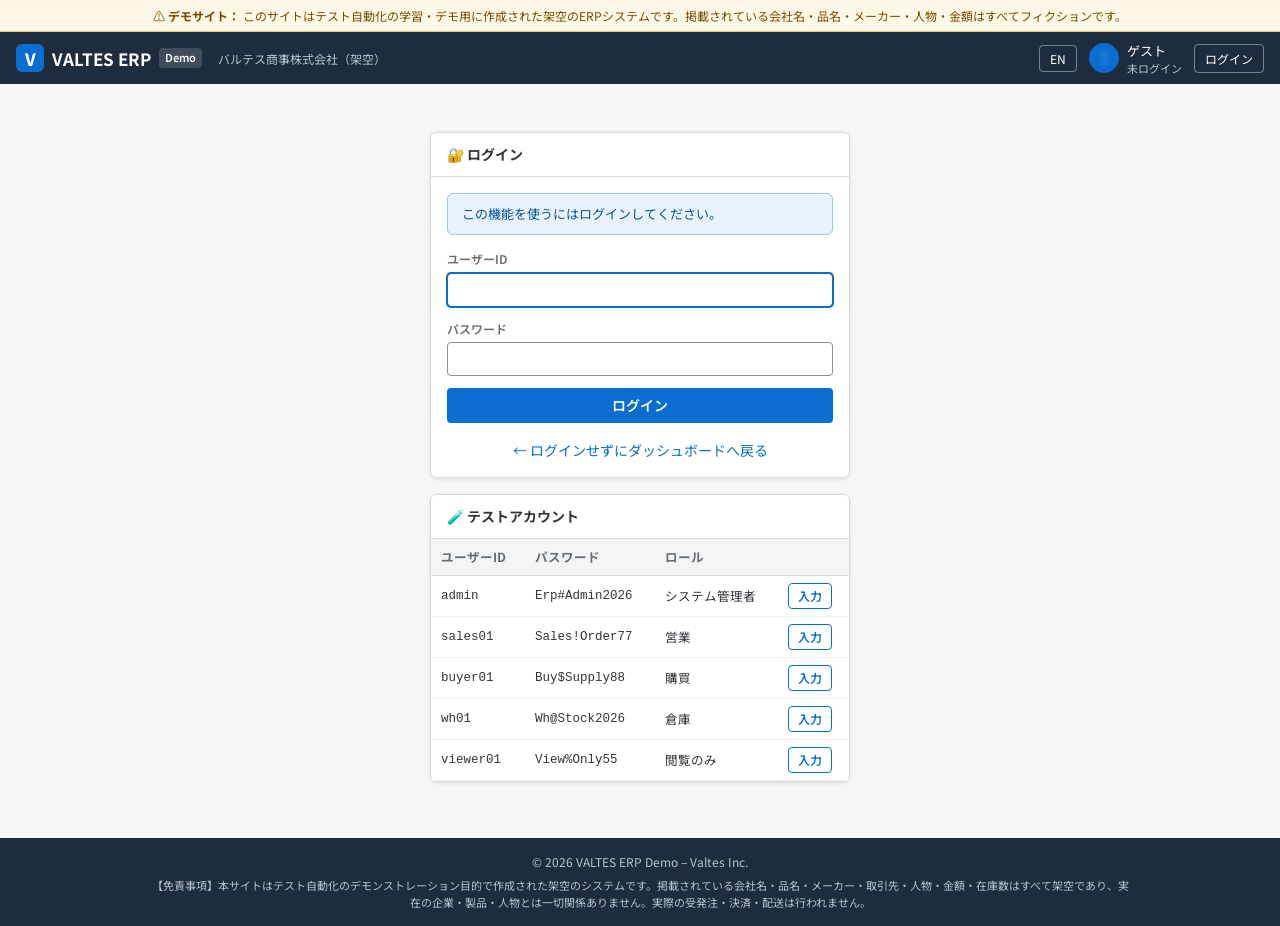
<file: movements.html>
<!DOCTYPE html>
<html lang="ja">
<head>
  <meta charset="UTF-8">
  <meta name="viewport" content="width=device-width,initial-scale=1">
  <title>入出庫履歴 | VALTES ERP Demo</title>
  <link rel="stylesheet" href="css/style.css">
  <link href="https://fonts.googleapis.com/css2?family=Noto+Sans+JP:wght@400;600;700&display=swap" rel="stylesheet">
</head>
<body>
  <script src="js/i18n.js"></script>
  <script src="data/master.js"></script>
  <script src="js/core.js"></script>
  <script src="js/layout.js"></script>

  <div id="page" class="hidden">
    <h1 class="page-title" id="page-title" data-i18n-en="🔁 Stock Movements">🔁 入出庫履歴</h1>

    <form class="panel" id="search-form" onsubmit="event.preventDefault();search(1)">
      <div class="panel-head" data-i18n-en="🔍 Search Conditions">🔍 検索条件</div>
      <div class="panel-body">
        <div class="search-grid">
          <div class="form-group"><label for="s-code" data-i18n-en="Product code (partial)">品目コード（部分一致）</label><input type="text" id="s-code" name="code"></div>
          <div class="form-group"><label for="s-warehouse" data-i18n-en="Warehouse">倉庫</label><select id="s-warehouse" name="warehouse"></select></div>
          <div class="form-group"><label for="s-type" data-i18n-en="Type">区分</label><select id="s-type" name="type"></select></div>
          <div class="form-group"><label for="s-dateFrom" data-i18n-en="Date (from - to)">日付（から〜まで）</label>
            <div class="range"><input type="date" id="s-dateFrom" name="dateFrom"><span>〜</span><input type="date" id="s-dateTo" name="dateTo"></div></div>
          <div class="form-group"><label for="s-ref" data-i18n-en="Reference No. (partial)">参照番号（部分一致）</label><input type="text" id="s-ref" name="ref" placeholder="SH- / PO- / ADJ-"></div>
        </div>
        <div class="form-actions">
          <button type="button" class="btn btn-secondary" id="btn-clear" onclick="document.getElementById('search-form').reset();search(1)" data-i18n-en="Clear">クリア</button>
          <button type="submit" class="btn btn-primary" id="btn-search" data-i18n-en="🔍 Search">🔍 検索</button>
        </div>
      </div>
    </form>

    <div class="toolbar" id="result-toolbar">
      <span class="result-count" id="result-count"></span><span class="result-range" id="result-range"></span>
      <div class="right"><div id="pager-top"></div></div>
    </div>
    <div id="results"></div>
    <div class="pager-bottom" id="pager-bottom"></div>
  </div>

  <script>
    const FIELDS = ["code", "warehouse", "type", "dateFrom", "dateTo", "ref"];
    let rows = [], page = 1;

    document.addEventListener("DOMContentLoaded", () => {
      if (!buildPage({ title: t("入出庫履歴", "Stock Movements"), menu: "movements", crumbs: [["在庫管理", "Inventory"], ["入出庫履歴", "Stock Movements"]] })) return;
      const all = t("すべて", "All");
      document.getElementById("s-warehouse").innerHTML = optionsHtml(OPTS.warehouse(), "", all);
      document.getElementById("s-type").innerHTML = optionsHtml(["receive", "ship", "adjust"].map(k => ({ value: k, label: ERP.label.moveType(k) })), "", all);
      search(fillSearchForm(FIELDS));
    });

    function search(p) { rows = ERP.searchMovements(readSearchForm(FIELDS)); page = p; render(); }
    function goPage(p) { page = p; render(); }

    function render() {
      page = renderPaged(rows, page, 20, slice => {
        document.getElementById("results").innerHTML = tableHtml({ id: "movement-table", rowPrefix: "move", rows: slice, rowKey: m => m.seq,
          emptyText: t("条件に一致する履歴はありません。", "No movements found."), rowAttrs: m => `data-type="${m.type}"`, columns: [
          { key: "seq", label: ["No.", "No."], value: m => m.seq, cls: "num" },
          { key: "date", label: ["日付", "Date"], value: m => m.date, html: m => dt(m.date), cls: "nowrap" },
          { key: "type", label: ["区分", "Type"], value: m => m.type, html: m => badge("moveType", m.type) },
          { key: "productCode", label: ["品目コード", "Code"], value: m => m.productCode, html: m => `<a href="${I18n.urlWith("product.html?code=" + m.productCode)}">${m.productCode}</a>`, cls: "nowrap" },
          { key: "name", label: ["品名", "Name"], value: m => ERP.product(m.productCode)?.name || "", html: m => esc(ERP.productName(ERP.product(m.productCode))), cls: "cell-name" },
          { key: "warehouse", label: ["倉庫", "Warehouse"], value: m => m.warehouse, cls: "nowrap" },
          { key: "qty", label: ["数量", "Qty"], value: m => m.qty, html: m => `<span class="${m.qty < 0 ? "neg" : "pos"}">${m.qty > 0 ? "+" : ""}${num(m.qty)}</span>`, cls: "num" },
          { key: "ref", label: ["参照番号", "Reference"], value: m => m.ref || "", cls: "nowrap mono" },
          { key: "reason", label: ["調整理由", "Reason"], value: m => m.reason || "", html: m => m.reason ? esc(ERP.label.adjustReason(m.reason)) + (m.note ? `（${esc(m.note)}）` : "") : "-" },
          { key: "user", label: ["担当者", "User"], value: m => m.user || "", html: m => esc(ERP.userName(m.user)), cls: "nowrap" },
        ] });
      }, "goPage");
      writeSearchUrl(readSearchForm(FIELDS), page);
    }
  </script>
</body>
</html>
</file>
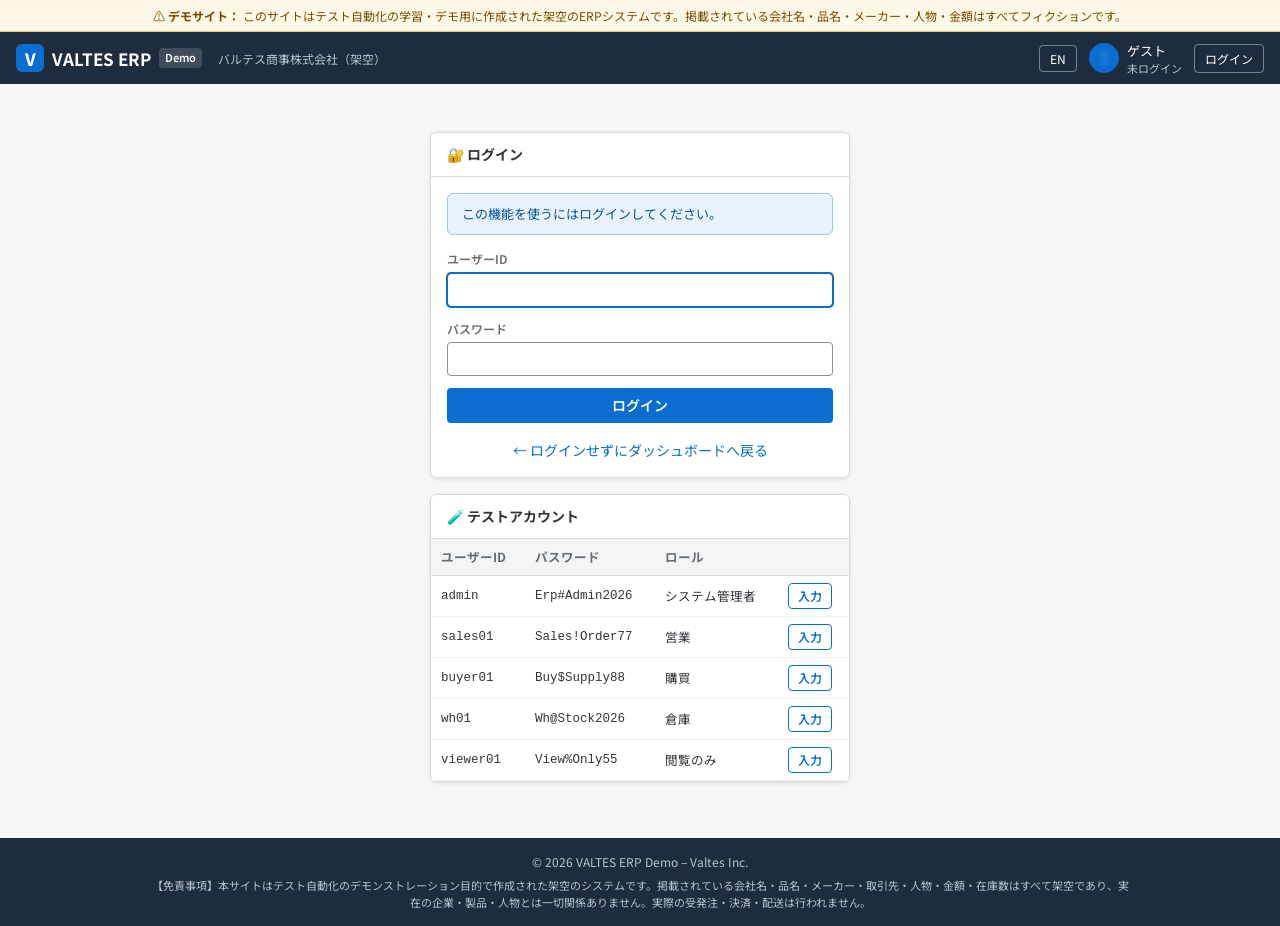
<file: partners.html>
<!DOCTYPE html>
<html lang="ja">
<head>
  <meta charset="UTF-8">
  <meta name="viewport" content="width=device-width,initial-scale=1">
  <title>取引先マスター | VALTES ERP Demo</title>
  <link rel="stylesheet" href="css/style.css">
  <link href="https://fonts.googleapis.com/css2?family=Noto+Sans+JP:wght@400;600;700&display=swap" rel="stylesheet">
</head>
<body>
  <script src="js/i18n.js"></script>
  <script src="data/master.js"></script>
  <script src="js/core.js"></script>
  <script src="js/layout.js"></script>

  <div id="page" class="hidden">
    <h1 class="page-title" id="page-title" data-i18n-en="🏢 Business Partners">🏢 取引先マスター</h1>

    <form class="panel" id="search-form" onsubmit="event.preventDefault();search(1)">
      <div class="panel-head" data-i18n-en="🔍 Search Conditions">🔍 検索条件</div>
      <div class="panel-body">
        <div class="search-grid">
          <div class="form-group"><label for="s-keyword" data-i18n-en="Code / name (partial)">コード・名称（部分一致）</label><input type="text" id="s-keyword" name="keyword"></div>
          <div class="form-group"><label for="s-kind" data-i18n-en="Type">区分</label><select id="s-kind" name="kind"></select></div>
          <div class="form-group"><label for="s-status" data-i18n-en="Status">取引状況</label><select id="s-status" name="status"></select></div>
          <div class="form-group"><label for="s-pref" data-i18n-en="Prefecture">都道府県</label><select id="s-pref" name="pref"></select></div>
        </div>
        <div class="form-actions">
          <button type="button" class="btn btn-secondary" id="btn-clear" onclick="document.getElementById('search-form').reset();search(1)" data-i18n-en="Clear">クリア</button>
          <button type="submit" class="btn btn-primary" id="btn-search" data-i18n-en="🔍 Search">🔍 検索</button>
        </div>
      </div>
    </form>

    <div class="toolbar" id="result-toolbar">
      <span class="result-count" id="result-count"></span><span class="result-range" id="result-range"></span>
      <div class="right"><div id="pager-top"></div></div>
    </div>
    <div id="results"></div>
    <div class="pager-bottom" id="pager-bottom"></div>
  </div>

  <script>
    const FIELDS = ["keyword", "kind", "status", "pref"];
    let rows = [], page = 1;

    document.addEventListener("DOMContentLoaded", () => {
      if (!buildPage({ title: t("取引先マスター", "Business Partners"), menu: "partners", crumbs: [["マスター", "Master Data"], ["取引先マスター", "Business Partners"]] })) return;
      const all = t("すべて", "All");
      document.getElementById("s-kind").innerHTML = optionsHtml(["customer", "supplier"].map(k => ({ value: k, label: ERP.label.partnerKind(k) })), "", all);
      document.getElementById("s-status").innerHTML = optionsHtml(["active", "suspended"].map(k => ({ value: k, label: ERP.label.partnerStatus(k) })), "", all);
      document.getElementById("s-pref").innerHTML = optionsHtml([...new Set(PARTNERS.map(p => p.pref))].sort().map(p => ({ value: p, label: p })), "", all);
      search(fillSearchForm(FIELDS));
    });

    function search(p) { rows = ERP.searchPartners(readSearchForm(FIELDS)); page = p; render(); }
    function goPage(p) { page = p; render(); }

    function render() {
      page = renderPaged(rows, page, 20, slice => {
        document.getElementById("results").innerHTML = tableHtml({ id: "partner-table", rowPrefix: "partner", rows: slice, rowKey: p => p.code,
          emptyText: t("条件に一致する取引先はありません。", "No partners found."), rowAttrs: p => `data-kind="${p.kind}" data-status="${p.status}"`, columns: [
          { key: "code", label: ["コード", "Code"], value: p => p.code, cls: "nowrap mono" },
          { key: "kind", label: ["区分", "Type"], value: p => p.kind, html: p => badge("partnerKind", p.kind) },
          { key: "name", label: ["名称", "Name"], value: p => p.name, html: p => esc(ERP.partnerName(p.code)) },
          { key: "pref", label: ["都道府県", "Prefecture"], value: p => p.pref, cls: "nowrap" },
          { key: "phone", label: ["電話番号", "Phone"], value: p => p.phone, cls: "nowrap" },
          { key: "contact", label: ["担当者", "Contact"], value: p => p.contact, cls: "nowrap" },
          { key: "payTerm", label: ["支払条件", "Payment terms"], value: p => p.payTerm, html: p => esc(ERP.label.payTerm(p.payTerm)) },
          { key: "creditLimit", label: ["与信限度額", "Credit limit"], value: p => p.creditLimit, html: p => p.kind === "customer" ? yen(p.creditLimit) : "-", cls: "num" },
          { key: "creditBalance", label: ["与信残", "Credit remaining"], value: p => p.kind === "customer" ? ERP.creditBalance(p.code) : "", html: p => p.kind === "customer" ? yen(ERP.creditBalance(p.code)) : "-", cls: "num" },
          { key: "status", label: ["取引状況", "Status"], value: p => p.status, html: p => badge("partnerStatus", p.status) },
        ] });
      }, "goPage");
      writeSearchUrl(readSearchForm(FIELDS), page);
    }
  </script>
</body>
</html>
</file>
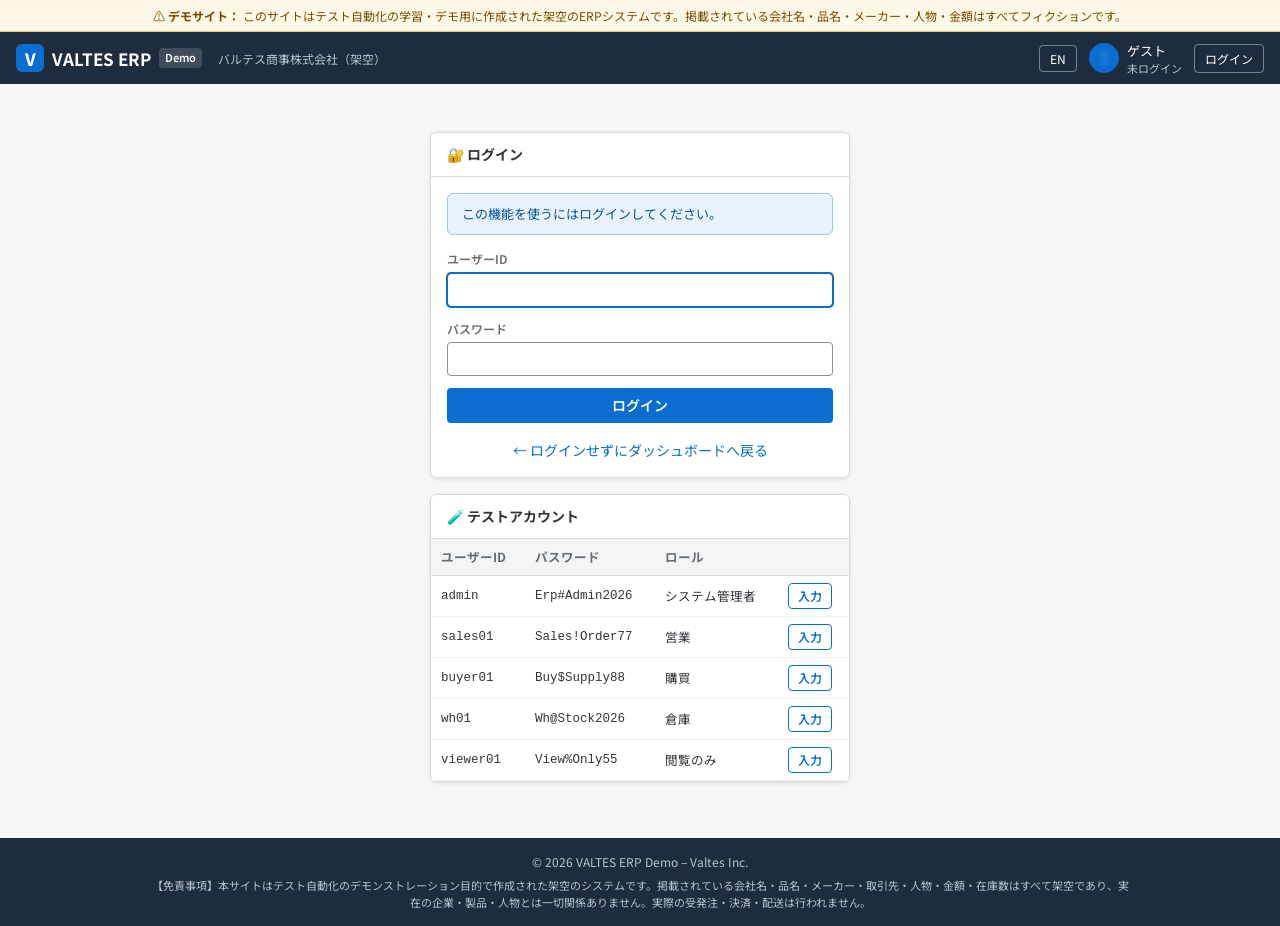
<file: product.html>
<!DOCTYPE html>
<html lang="ja">
<head>
  <meta charset="UTF-8">
  <meta name="viewport" content="width=device-width,initial-scale=1">
  <title>商品詳細 | VALTES ERP Demo</title>
  <link rel="stylesheet" href="css/style.css">
  <link href="https://fonts.googleapis.com/css2?family=Noto+Sans+JP:wght@400;600;700&display=swap" rel="stylesheet">
</head>
<body>
  <script src="js/i18n.js"></script>
  <script src="data/master.js"></script>
  <script src="js/core.js"></script>
  <script src="js/layout.js"></script>

  <div id="page" class="hidden"></div>

  <script>
    // ?code=P-00001 → 詳細 / ?mode=edit&code=P-00001 → 編集 / ?mode=new → 新規登録
    const mode = qp("mode") || "view", code = qp("code");
    const FORM_FIELDS = ERP.PRODUCT_FORM_FIELDS;   // 11項目

    document.addEventListener("DOMContentLoaded", () => {
      const isNew = mode === "new", isEdit = mode === "edit";
      const title = isNew ? t("商品登録", "New Product") : isEdit ? t("商品編集", "Edit Product") : t("商品詳細", "Product Details");
      if (!buildPage({ title, menu: isNew ? "product-new" : "products",
        crumbs: [["マスター", "Master Data"], ["商品マスター", "Products", "products.html"], [title, title]] })) return;
      const page = document.getElementById("page");
      const p = code ? ERP.product(code) : null;
      if (!isNew && !p) {
        page.innerHTML = `<div class="alert alert-danger" id="not-found">${t(`品目コード ${esc(code || "")} は存在しません。`, `Product ${esc(code || "")} not found.`)}</div>
          <a class="btn btn-secondary" href="${I18n.urlWith("products.html")}" id="btn-back">${t("← 一覧へ戻る", "← Back to list")}</a>`;
        return;
      }
      if ((isNew || isEdit) && !ERP.can("product_edit")) {
        page.innerHTML = `<div class="alert alert-danger" id="no-permission">${t("商品マスターを登録・編集する権限がありません。", "You do not have permission to edit the product master.")}</div>
          <a class="btn btn-secondary" href="${I18n.urlWith("products.html")}" id="btn-back">${t("← 一覧へ戻る", "← Back to list")}</a>`;
        return;
      }
      if (isNew || isEdit) renderForm(p, isNew); else renderView(p);
      showFlash();
    });

    // ══════════ 詳細表示 ══════════
    function renderView(p) {
      const r = ERP.productRow(p);
      const row = (key, label, value, html) => `<tr data-field="${key}"><th>${label}</th><td id="d-${key}" data-value="${esc(value)}">${html ?? esc(value)}</td></tr>`;
      document.getElementById("page").innerHTML = `
        <h1 class="page-title" id="page-title"><span id="title-code" class="mono">${p.code}</span> <span id="title-name">${esc(ERP.productName(p))}</span> ${badge("status", p.status)}
          <span class="title-actions">
            <button class="btn btn-primary" id="btn-edit" ${permAttr("product_edit")} onclick="I18n.go('product.html?mode=edit&code=${p.code}')">✏️ ${t("編集", "Edit")}</button>
            <a class="btn btn-secondary" id="btn-back" href="${I18n.urlWith("products.html")}">${t("← 一覧へ", "← List")}</a>
          </span></h1>
        <div class="detail-cols">
          <div class="panel"><div class="panel-head">${t("基本情報", "Basic Information")}</div>
            <table class="detail-table" id="detail-basic">
              ${row("code", t("品目コード", "Code"), p.code)}
              ${row("name", t("品名", "Name"), p.name)}
              ${row("nameEn", t("品名（英語）", "Name (English)"), p.nameEn)}
              ${row("category", t("カテゴリ", "Category"), p.category, `${p.category} ${esc(ERP.label.category(p.category))}`)}
              ${row("maker", t("ブランド", "Brand"), p.maker, `${p.maker} ${esc(ERP.label.maker(p.maker))}`)}
              ${row("subCategory", t("シリーズ", "Series"), p.subCategory, `${p.subCategory} ${esc(ERP.label.subCategory(p.subCategory))}`)}
              ${row("storage", t("ストレージ容量", "Storage"), p.storage, esc(ERP.label.storage(p.storage)))}
              ${row("color", t("カラー", "Color"), p.color, esc(ERP.label.color(p.color)))}
              ${row("screen", t("画面サイズ", "Screen size"), (ERP.subCategory(p.subCategory) || {}).screen ?? "", ERP.subCategory(p.subCategory) ? t(`${ERP.subCategory(p.subCategory).screen} インチ`, `${ERP.subCategory(p.subCategory).screen} in`) : "-")}
              ${row("supplier", t("仕入先", "Supplier"), p.supplier, `${p.supplier} ${esc(ERP.partnerName(p.supplier))}`)}
              ${row("origin", t("原産国", "Origin"), p.origin, esc(ERP.label.origin(p.origin)))}
              ${row("jan", t("JANコード", "JAN code"), p.jan, `<span class="mono">${esc(p.jan)}</span>`)}
              ${row("status", t("ステータス", "Status"), p.status, badge("status", p.status))}
              ${row("registeredAt", t("発売日（登録日）", "Release (registered)"), p.registeredAt, dt(p.registeredAt))}
              ${row("updatedAt", t("更新日", "Updated"), p.updatedAt, dt(p.updatedAt))}
              ${row("remarks", t("備考", "Remarks"), p.remarks, esc(t(p.remarks, p.remarksEn || p.remarks)) || "-")}
            </table></div>
          <div class="panel"><div class="panel-head">${t("価格・管理情報", "Price & Control")}</div>
            <table class="detail-table" id="detail-price">
              ${row("unit", t("単位", "Unit"), p.unit, esc(ERP.label.unit(p.unit)))}
              ${row("unitPrice", t("販売単価", "Unit price"), p.unitPrice, yen(p.unitPrice))}
              ${row("cost", t("標準原価", "Cost"), p.cost, yen(p.cost))}
              ${row("marginRate", t("粗利率", "Margin"), r.marginRate.toFixed(1), r.marginRate.toFixed(1) + "%")}
              ${row("taxType", t("課税区分", "Tax type"), p.taxType, esc(ERP.label.tax(p.taxType)))}
              ${row("priceWithTax", t("税込単価", "Price incl. tax"), Math.floor(p.unitPrice * (1 + TAX_TYPES[p.taxType].rate)), yen(Math.floor(p.unitPrice * (1 + TAX_TYPES[p.taxType].rate))))}
              ${row("lotControl", t("ロット（製造番号）管理", "Lot (serial) control"), p.lotControl ? "yes" : "no", p.lotControl ? t("あり", "Yes") : t("なし", "No"))}
              ${row("leadTimeDays", t("調達リードタイム", "Lead time"), p.leadTimeDays, t(`${p.leadTimeDays} 日`, `${p.leadTimeDays} days`))}
              ${row("safetyStock", t("安全在庫", "Safety stock"), p.safetyStock, num(p.safetyStock))}
              ${row("weight", t("重量", "Weight"), p.weight, `${num(p.weight)} g`)}
              ${row("totalStock", t("総在庫", "On hand"), r.totalStock, num(r.totalStock))}
              ${row("allocated", t("引当数", "Allocated"), r.allocated, num(r.allocated))}
              ${row("available", t("有効在庫", "Available"), r.available, num(r.available))}
              ${row("onOrder", t("発注残", "On order"), r.onOrder, num(r.onOrder))}
              ${row("stockStatus", t("在庫状態", "Stock status"), r.stockStatus, badge("stockStatus", r.stockStatus))}
            </table></div>
        </div>
        <div class="panel"><div class="panel-head">${t("倉庫別在庫", "Stock by Warehouse")}
            <span class="right"><a href="${I18n.urlWith("inventory.html?code=" + p.code)}" id="link-inventory">${t("在庫照会へ →", "Stock inquiry →")}</a></span></div>
          <div id="stock-by-wh"></div></div>
        <div class="panel"><div class="panel-head">${t("入出庫履歴（直近10件）", "Recent Movements (10)")}
            <span class="right"><a href="${I18n.urlWith("movements.html?code=" + p.code)}" id="link-movements">${t("すべて見る →", "See all →")}</a>
            <a href="${I18n.urlWith("sales-orders.html?productCode=" + p.code)}" id="link-sales-orders">${t("この品目の受注 →", "Sales orders →")}</a></span></div>
          <div id="recent-moves"></div></div>`;

      document.getElementById("stock-by-wh").innerHTML = tableHtml({ id: "product-stock-table", rowPrefix: "stock", rows: WAREHOUSES.map(w => ERP.inventory(p.code, w.code)),
        rowKey: i => i.warehouse, columns: [
          { key: "warehouse", label: ["倉庫", "Warehouse"], value: i => i.warehouse, html: i => `${i.warehouse} ${esc(ERP.label.warehouse(i.warehouse))}` },
          { key: "qty", label: ["現在庫", "On hand"], value: i => i.qty, html: i => num(i.qty), cls: "num" },
          { key: "allocated", label: ["引当数", "Allocated"], value: i => i.allocated, html: i => num(i.allocated), cls: "num" },
          { key: "available", label: ["有効在庫", "Available"], value: i => i.available, html: i => num(i.available), cls: "num" },
          { key: "onOrder", label: ["発注残", "On order"], value: i => i.onOrder, html: i => num(i.onOrder), cls: "num" },
          { key: "safety", label: ["安全在庫", "Safety"], value: i => i.safety, html: i => num(i.safety), cls: "num" },
          { key: "status", label: ["状態", "Status"], value: i => i.status, html: i => badge("stockStatus", i.status) },
        ] });
      document.getElementById("recent-moves").innerHTML = tableHtml({ id: "product-move-table", rowPrefix: "move", rows: ERP.searchMovements({ code: p.code }).filter(m => m.productCode === p.code).slice(0, 10),
        rowKey: m => m.seq, emptyText: t("入出庫履歴はありません。", "No movements."), columns: [
          { key: "date", label: ["日付", "Date"], value: m => m.date, html: m => dt(m.date), cls: "nowrap" },
          { key: "type", label: ["区分", "Type"], value: m => m.type, html: m => badge("moveType", m.type) },
          { key: "warehouse", label: ["倉庫", "Warehouse"], value: m => m.warehouse },
          { key: "qty", label: ["数量", "Qty"], value: m => m.qty, html: m => `<span class="${m.qty < 0 ? "neg" : "pos"}">${m.qty > 0 ? "+" : ""}${num(m.qty)}</span>`, cls: "num" },
          { key: "ref", label: ["参照番号", "Reference"], value: m => m.ref, cls: "nowrap" },
        ] });
    }

    // ══════════ 登録・編集フォーム ══════════
    function renderForm(p, isNew) {
      const v = p || { code: "", name: "", category: "", subCategory: "", maker: "", storage: "", color: "", unitPrice: "", cost: "", status: "active", safetyStock: 0 };
      autoName = isNew ? "" : null;   // 新規時のみ、シリーズ・容量・カラーから品名を自動入力する
      const g = (key, label, input, req = false, full = false) => `<div class="form-group${full ? " full" : ""}" id="g-${key}">
        <label for="f-${key}" class="${req ? "req" : ""}">${label}</label>${input}<span class="err" id="err-${key}"></span></div>`;
      const txt = (key, val, attrs = "") => `<input type="text" id="f-${key}" name="${key}" value="${esc(val)}" ${attrs}>`;
      const ON = { category: "onFormCategory()", maker: "onFormCategory()", subCategory: "onFormSpec()", storage: "onFormSpec()", color: "onFormSpec()" };
      const sel = (key, opts, val, empty) => `<select id="f-${key}" name="${key}" ${ON[key] ? `onchange="${ON[key]}"` : ""}>${optionsHtml(opts, val, empty)}</select>`;
      document.getElementById("page").innerHTML = `
        <h1 class="page-title" id="page-title">${isNew ? t("➕ 商品登録", "➕ New Product") : `✏️ ${t("商品編集", "Edit Product")} <span class="mono">${p.code}</span>`}</h1>
        <div id="form-errors" class="alert alert-danger hidden" role="alert"></div>
        <form class="panel" id="product-form" onsubmit="event.preventDefault();save(${isNew})"><div class="panel-body">
          <div class="form-grid">
            ${g("code", t("品目コード（P-00000形式）", "Product code (P-00000)"), txt("code", v.code, isNew ? 'placeholder="P-20001"' : "readonly"), true)}
            ${g("status", t("ステータス", "Status"), sel("status", OPTS.status(), v.status), true)}
            ${g("category", t("カテゴリ", "Category"), sel("category", OPTS.category(), v.category, t("選択してください", "Select")), true)}
            ${g("maker", t("ブランド", "Brand"), sel("maker", OPTS.maker(), v.maker, t("すべて", "All")))}
            ${g("subCategory", t("シリーズ", "Series"), sel("subCategory", OPTS.subCategory(v.category, v.maker), v.subCategory, t("選択してください", "Select")), true)}
            ${g("storage", t("ストレージ容量", "Storage"), sel("storage", OPTS.storage(), v.storage, t("選択してください", "Select")), true)}
            ${g("color", t("カラー", "Color"), sel("color", OPTS.color(), v.color, t("選択してください", "Select")), true)}
            ${g("name", t("品名", "Name"), txt("name", v.name, `maxlength="120"${isNew ? ` placeholder="${t("シリーズ・容量・カラーを選ぶと自動入力", "Filled from series, storage and color")}"` : ""}`), true, true)}
            ${g("unitPrice", t("販売単価（円）", "Unit price (JPY)"), txt("unitPrice", v.unitPrice, 'inputmode="numeric"'), true)}
            ${g("cost", t("標準原価（円）", "Cost (JPY)"), txt("cost", v.cost, 'inputmode="numeric"'), true)}
            ${g("safetyStock", t("安全在庫", "Safety stock"), txt("safetyStock", v.safetyStock, 'inputmode="numeric"'), true)}
          </div>
          <p class="muted mt-16" id="auto-fields-note">${isNew
            ? t("英名・JANコード・原産国・重量・ロット管理はシリーズ等から自動設定されます（仕入先 S-001／単位 台／課税区分 標準10%／リードタイム 7日）。",
                "English name, JAN, origin, weight and lot control are set automatically from the series (supplier S-001 / unit / standard 10% tax / lead time 7 days).")
            : t("英名・仕入先・単位・課税区分・原産国・JAN・リードタイム・重量・ロット管理・備考は登録時の値を維持します（品名を変えた場合は英名を自動更新）。",
                "Other attributes keep their registered values (the English name is regenerated if you change the name).")}</p>
          <div class="form-actions">
            <a class="btn btn-secondary" id="btn-cancel" href="${I18n.urlWith(isNew ? "products.html" : "product.html?code=" + p.code)}">${t("キャンセル", "Cancel")}</a>
            <button type="submit" class="btn btn-primary" id="btn-save">${isNew ? t("登録する", "Register") : t("保存する", "Save")}</button>
          </div>
        </div></form>`;
    }

    function onFormCategory() {
      const sel = document.getElementById("f-subCategory"), cur = sel.value;
      sel.innerHTML = optionsHtml(OPTS.subCategory(document.getElementById("f-category").value, document.getElementById("f-maker").value), cur, t("選択してください", "Select"));
      onFormSpec();
    }

    // シリーズを選んだらブランドを合わせ、新規時は品名を「シリーズ 容量 カラー」で自動入力（手で書き換えた品名は上書きしない）
    let autoName = null;
    function onFormSpec() {
      const v = id => document.getElementById("f-" + id).value;
      const sub = ERP.subCategory(v("subCategory"));
      if (sub && !v("maker")) document.getElementById("f-maker").value = sub.maker;
      if (autoName === null) return;
      const st = ERP.storage(v("storage")), co = ERP.color(v("color")), nameEl = document.getElementById("f-name");
      if (!sub || !st || !co || (nameEl.value && nameEl.value !== autoName)) return;
      autoName = `${sub.name} ${st.name} ${co.name}`;
      nameEl.value = autoName;
    }

    function save(isNew) {
      const d = {};
      FORM_FIELDS.forEach(f => { d[f] = document.getElementById("f-" + f).value.trim(); });
      const res = ERP.saveProduct(d, isNew);
      showErrors(res.ok ? {} : res.errors, FORM_FIELDS);
      if (!res.ok) { window.scrollTo({ top: 0, behavior: "smooth" }); return; }
      setFlash(isNew ? t(`商品 ${d.code} を登録しました。`, `Product ${d.code} has been registered.`) : t(`商品 ${d.code} を更新しました。`, `Product ${d.code} has been updated.`));
      I18n.go("product.html?code=" + d.code);
    }
  </script>
</body>
</html>
</file>
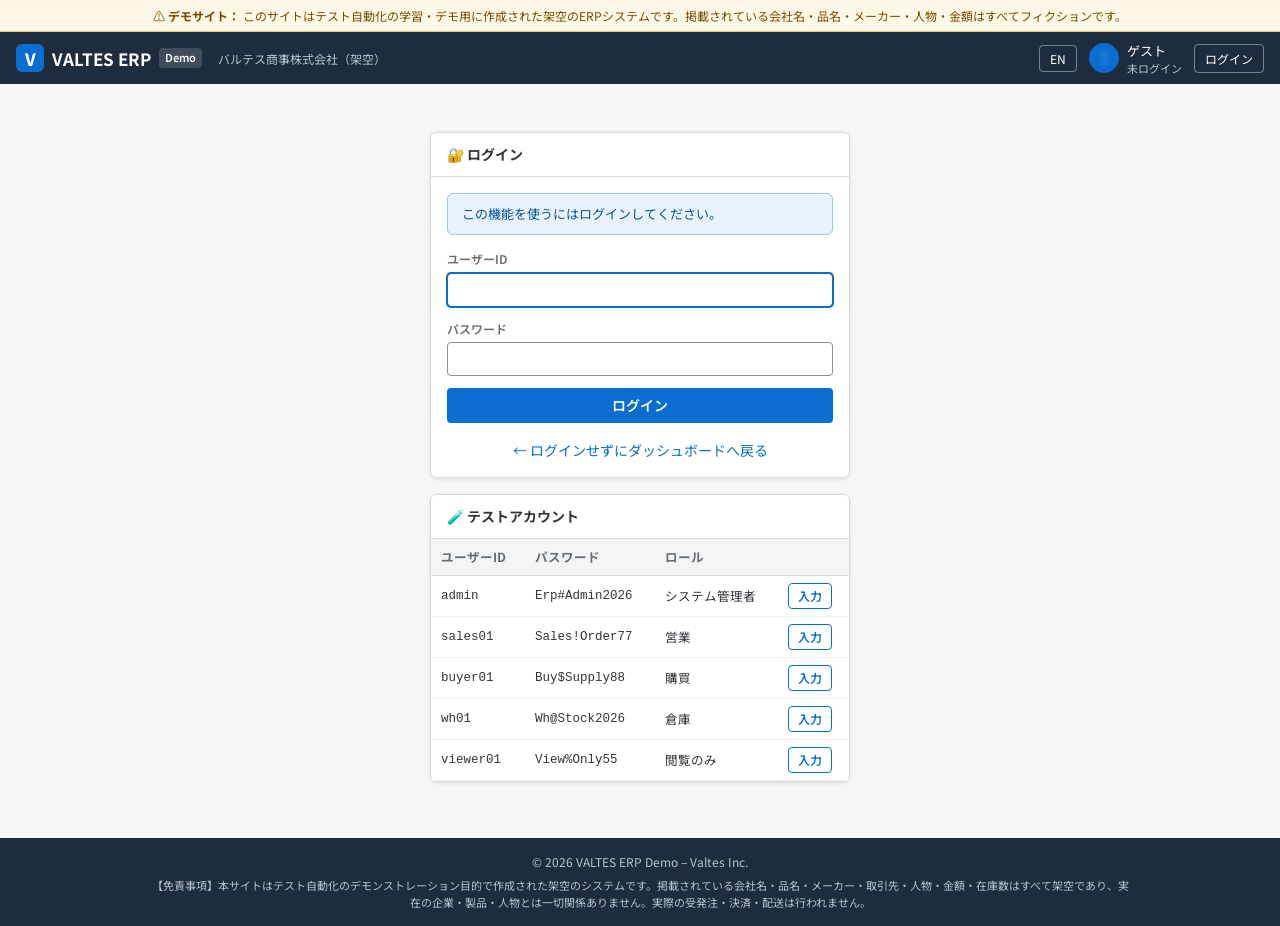
<file: products.html>
<!DOCTYPE html>
<html lang="ja">
<head>
  <meta charset="UTF-8">
  <meta name="viewport" content="width=device-width,initial-scale=1">
  <title>商品マスター | VALTES ERP Demo</title>
  <link rel="stylesheet" href="css/style.css">
  <link href="https://fonts.googleapis.com/css2?family=Noto+Sans+JP:wght@400;600;700&display=swap" rel="stylesheet">
</head>
<body>
  <script src="js/i18n.js"></script>
  <script src="data/master.js"></script>
  <script src="js/core.js"></script>
  <script src="js/layout.js"></script>

  <div id="page" class="hidden">
    <h1 class="page-title" id="page-title"><span data-i18n-en="🗂 Product Master">🗂 商品マスター</span>
      <span class="title-actions"><button class="btn btn-primary" id="btn-new-product" onclick="I18n.go('product.html?mode=new')">＋ <span data-i18n-en="New Product">商品登録</span></button></span></h1>
    <p class="page-desc" data-i18n-en="Search smartphones and tablets by any combination of conditions (AND between fields, OR within multi-select storage / color / status). Conditions are reflected in the URL (e.g. products.html?category=SPH&maker=MK01&storages=128,256).">スマートフォン・タブレットを条件の組み合わせで検索します（項目間はAND、容量・カラー・ステータスの複数選択はOR）。検索条件はURLに反映されます（例：products.html?category=SPH&amp;maker=MK01&amp;storages=128,256）。</p>

    <form class="panel" id="search-form" onsubmit="event.preventDefault();search(1)">
      <div class="panel-head" data-i18n-en="🔍 Search Conditions">🔍 検索条件</div>
      <div class="panel-body">
        <div class="search-grid" id="search-grid">
          <div class="form-group"><label for="s-keyword" data-i18n-en="Keyword (space = AND)">キーワード（スペース区切りでAND）</label><input type="text" id="s-keyword" name="keyword" placeholder="Vフォン 128GB ブラック"></div>
          <div class="form-group"><label for="s-code" data-i18n-en="Product code (partial)">品目コード（部分一致）</label><input type="text" id="s-code" name="code" placeholder="P-100"></div>
          <div class="form-group"><label for="s-category" data-i18n-en="Category">カテゴリ</label><select id="s-category" name="category" onchange="onSeriesFilter()"></select></div>
          <div class="form-group"><label for="s-maker" data-i18n-en="Brand">ブランド</label><select id="s-maker" name="maker" onchange="onSeriesFilter()"></select></div>
          <div class="form-group"><label for="s-subCategory" data-i18n-en="Series">シリーズ</label><select id="s-subCategory" name="subCategory"></select></div>
          <div class="form-group" id="g-price"><label for="s-priceMin" data-i18n-en="Unit price (min - max)">販売単価（下限〜上限）</label>
            <div class="range"><input type="number" id="s-priceMin" name="priceMin" min="0" step="1000" placeholder="0"><span>〜</span><input type="number" id="s-priceMax" name="priceMax" min="0" step="1000"></div>
            <span class="err" id="err-price"></span></div>
          <div class="form-group"><span class="form-label" data-i18n-en="Storage">ストレージ容量</span>
            <div class="check-group" id="s-storages"></div></div>
          <div class="form-group"><span class="form-label" data-i18n-en="Color">カラー</span>
            <div class="check-group" id="s-colors"></div></div>
          <div class="form-group"><span class="form-label" data-i18n-en="Status">ステータス</span>
            <div class="check-group" id="s-statuses"></div></div>
          <div class="form-group"><label for="s-stockStatus" data-i18n-en="Stock status">在庫状態</label><select id="s-stockStatus" name="stockStatus"></select></div>
          <div class="form-group"><label for="s-warehouse" data-i18n-en="Has stock in warehouse">在庫のある倉庫</label><select id="s-warehouse" name="warehouse"></select></div>
          <div class="form-group" id="g-reg"><label for="s-regFrom" data-i18n-en="Release date (from - to)">発売日（から〜まで）</label>
            <div class="range"><input type="date" id="s-regFrom" name="regFrom"><span>〜</span><input type="date" id="s-regTo" name="regTo"></div>
            <span class="err" id="err-reg"></span></div>
          <div class="form-group"><label for="s-sort" data-i18n-en="Sort">並び順</label><select id="s-sort" name="sort"></select></div>
        </div>
        <div class="form-actions">
          <button type="button" class="btn btn-secondary" id="btn-clear" onclick="clearForm()" data-i18n-en="Clear">クリア</button>
          <button type="submit" class="btn btn-primary" id="btn-search" data-i18n-en="🔍 Search">🔍 検索</button>
        </div>
      </div>
    </form>

    <div class="toolbar" id="result-toolbar">
      <span class="result-count" id="result-count" data-count="0"></span>
      <span class="result-range" id="result-range"></span>
      <div class="right">
        <label for="s-pageSize" class="muted" data-i18n-en="Rows per page">表示件数</label>
        <select id="s-pageSize" name="pageSize" onchange="search(1)"><option>20</option><option>50</option><option>100</option></select>
        <button class="btn btn-secondary btn-sm" id="btn-export-csv" onclick="exportCsv()" data-i18n-en="⬇ Export CSV">⬇ CSV出力</button>
        <div id="pager-top"></div>
      </div>
    </div>
    <div id="results"></div>
    <div class="pager-bottom" id="pager-bottom"></div>
  </div>

  <script>
    const FIELDS = ["keyword", "code", "category", "maker", "subCategory", "priceMin", "priceMax", "stockStatus", "warehouse", "regFrom", "regTo", "sort", "pageSize"];
    const CHECKS = ["storages", "colors", "statuses"];
    const SORTS = [["code_asc", "品目コード 昇順", "Code (A-Z)"], ["code_desc", "品目コード 降順", "Code (Z-A)"], ["name_asc", "品名 昇順", "Name"],
      ["price_asc", "販売単価 安い順", "Price: low to high"], ["price_desc", "販売単価 高い順", "Price: high to low"],
      ["stock_asc", "有効在庫 少ない順", "Available: low to high"], ["stock_desc", "有効在庫 多い順", "Available: high to low"], ["reg_desc", "発売日 新しい順", "Newest release"]];
    let rows = [], page = 1;

    // 一覧の列定義（data-col / data-value に入る値＝CSV の値）
    const COLUMNS = [
      { key: "code", label: ["品目コード", "Code"], value: r => r.code, html: r => `<a href="${I18n.urlWith("product.html?code=" + r.code)}" id="link-product-${r.code}">${r.code}</a>`, cls: "nowrap" },
      { key: "name", label: ["品名", "Name"], value: r => r.name, html: r => esc(t(r.name, r.nameEn)), cls: "cell-name" },
      { key: "category", label: ["カテゴリ", "Category"], value: r => r.category, html: r => esc(ERP.label.category(r.category)), cls: "nowrap" },
      { key: "maker", label: ["ブランド", "Brand"], value: r => r.maker, html: r => esc(ERP.label.maker(r.maker)), cls: "nowrap" },
      { key: "subCategory", label: ["シリーズ", "Series"], value: r => r.subCategory, html: r => esc(ERP.label.subCategory(r.subCategory)), cls: "nowrap" },
      { key: "storage", label: ["容量", "Storage"], value: r => r.storage, html: r => esc(ERP.label.storage(r.storage)), cls: "nowrap" },
      { key: "color", label: ["カラー", "Color"], value: r => r.color, html: r => esc(ERP.label.color(r.color)), cls: "nowrap" },
      { key: "unitPrice", label: ["販売単価", "Unit price"], value: r => r.unitPrice, html: r => yen(r.unitPrice), cls: "num" },
      { key: "cost", label: ["標準原価", "Cost"], value: r => r.cost, html: r => yen(r.cost), cls: "num" },
      { key: "marginRate", label: ["粗利率", "Margin"], value: r => r.marginRate.toFixed(1), html: r => r.marginRate.toFixed(1) + "%", cls: "num" },
      { key: "totalStock", label: ["総在庫", "On hand"], value: r => r.totalStock, html: r => num(r.totalStock), cls: "num" },
      { key: "available", label: ["有効在庫", "Available"], value: r => r.available, html: r => num(r.available), cls: "num" },
      { key: "stockStatus", label: ["在庫状態", "Stock"], value: r => r.stockStatus, html: r => badge("stockStatus", r.stockStatus) },
      { key: "status", label: ["ステータス", "Status"], value: r => r.status, html: r => badge("status", r.status) },
      { key: "registeredAt", label: ["発売日", "Released"], value: r => r.registeredAt, html: r => dt(r.registeredAt), cls: "nowrap" },
    ];

    document.addEventListener("DOMContentLoaded", () => {
      if (!buildPage({ title: t("商品マスター", "Product Master"), menu: "products", crumbs: [["マスター", "Master Data"], ["商品マスター", "Products"]] })) return;
      if (!ERP.can("product_edit")) { const b = document.getElementById("btn-new-product"); b.disabled = true; b.title = t("この操作の権限がありません", "You do not have permission for this action"); }
      const all = t("すべて", "All");
      document.getElementById("s-category").innerHTML = optionsHtml(OPTS.category(), "", all);
      document.getElementById("s-maker").innerHTML = optionsHtml(OPTS.maker(), "", all);
      document.getElementById("s-stockStatus").innerHTML = optionsHtml(OPTS.stockStatus(), "", all);
      document.getElementById("s-warehouse").innerHTML = optionsHtml(OPTS.warehouse(), "", t("指定なし", "Any"));
      document.getElementById("s-sort").innerHTML = optionsHtml(SORTS.map(s => ({ value: s[0], label: t(s[1], s[2]) })));
      document.getElementById("s-statuses").innerHTML = Object.keys(PRODUCT_STATUS).map(k =>
        `<label for="s-status-${k}"><input type="checkbox" name="s-statuses" id="s-status-${k}" value="${k}">${ERP.label.status(k)}</label>`).join("");
      document.getElementById("s-storages").innerHTML = STORAGES.map(x =>
        `<label for="s-storage-${x.code}"><input type="checkbox" name="s-storages" id="s-storage-${x.code}" value="${x.code}">${ERP.label.storage(x.code)}</label>`).join("");
      document.getElementById("s-colors").innerHTML = COLORS.map(x =>
        `<label for="s-color-${x.code}"><input type="checkbox" name="s-colors" id="s-color-${x.code}" value="${x.code}">${ERP.label.color(x.code)}</label>`).join("");
      onSeriesFilter();
      search(fillSearchForm(FIELDS, CHECKS));
    });

    // シリーズの選択肢をカテゴリ・ブランドで絞る（選択中のシリーズが対象外になったら「すべて」に戻る）
    function onSeriesFilter() {
      const sel = document.getElementById("s-subCategory"), cur = sel.value;
      sel.innerHTML = optionsHtml(OPTS.subCategory(document.getElementById("s-category").value, document.getElementById("s-maker").value), cur, t("すべて", "All"));
    }

    function clearForm() {
      document.getElementById("search-form").reset();
      onSeriesFilter();
      search(1);
    }

    function criteria() {
      const c = readSearchForm(FIELDS, CHECKS);
      return { c, query: c };
    }

    function search(p) {
      const { c, query } = criteria();
      // 入力チェック
      const e = {};
      const bad = v => v !== undefined && (!/^\d+$/.test(v));
      if (bad(c.priceMin) || bad(c.priceMax)) e.price = t("販売単価は0以上の整数で入力してください", "Enter an integer of 0 or more");
      else if (c.priceMin && c.priceMax && Number(c.priceMin) > Number(c.priceMax)) e.price = t("下限は上限以下にしてください", "Min must be less than or equal to max");
      if (c.regFrom && c.regTo && c.regFrom > c.regTo) e.reg = t("開始日は終了日以前にしてください", "From must be on or before To");
      showErrors(e, ["price", "reg"]);
      if (Object.keys(e).length) return;
      rows = ERP.searchProducts(query);
      page = p;
      render();
    }

    function goPage(p) { page = p; render(); document.getElementById("result-toolbar").scrollIntoView({ block: "start", behavior: "smooth" }); }

    function render() {
      const { c } = criteria();
      const size = Number(document.getElementById("s-pageSize").value);
      page = renderPaged(rows, page, size, slice => {
        document.getElementById("results").innerHTML = tableHtml({ id: "product-table", rowPrefix: "product", rows: slice, rowKey: r => r.code, columns: COLUMNS,
          emptyText: t("条件に一致する商品はありません。", "No products match the conditions."),
          rowAttrs: r => `data-status="${r.status}" data-stock-status="${r.stockStatus}"` });
      }, "goPage");
      // 既定値（品目コード昇順・20件）は URL に含めない
      const u = { ...c };
      if (u.sort === "code_asc") delete u.sort;
      if (u.pageSize === "20") delete u.pageSize;
      writeSearchUrl(u, page);
    }

    function exportCsv() {
      downloadCsv(`products_${ERP.today().replace(/-/g, "")}.csv`,
        [...COLUMNS.map(c => c.key), "nameEn", "jan", ...WAREHOUSES.map(w => "stock_" + w.code)],
        rows.map(r => [...COLUMNS.map(c => c.value(r)), r.nameEn, r.jan, ...WAREHOUSES.map(w => r["stock_" + w.code])]));
      toast(t(`${rows.length}件をCSV出力しました`, `Exported ${rows.length} rows`), "success");
    }
  </script>
</body>
</html>
</file>
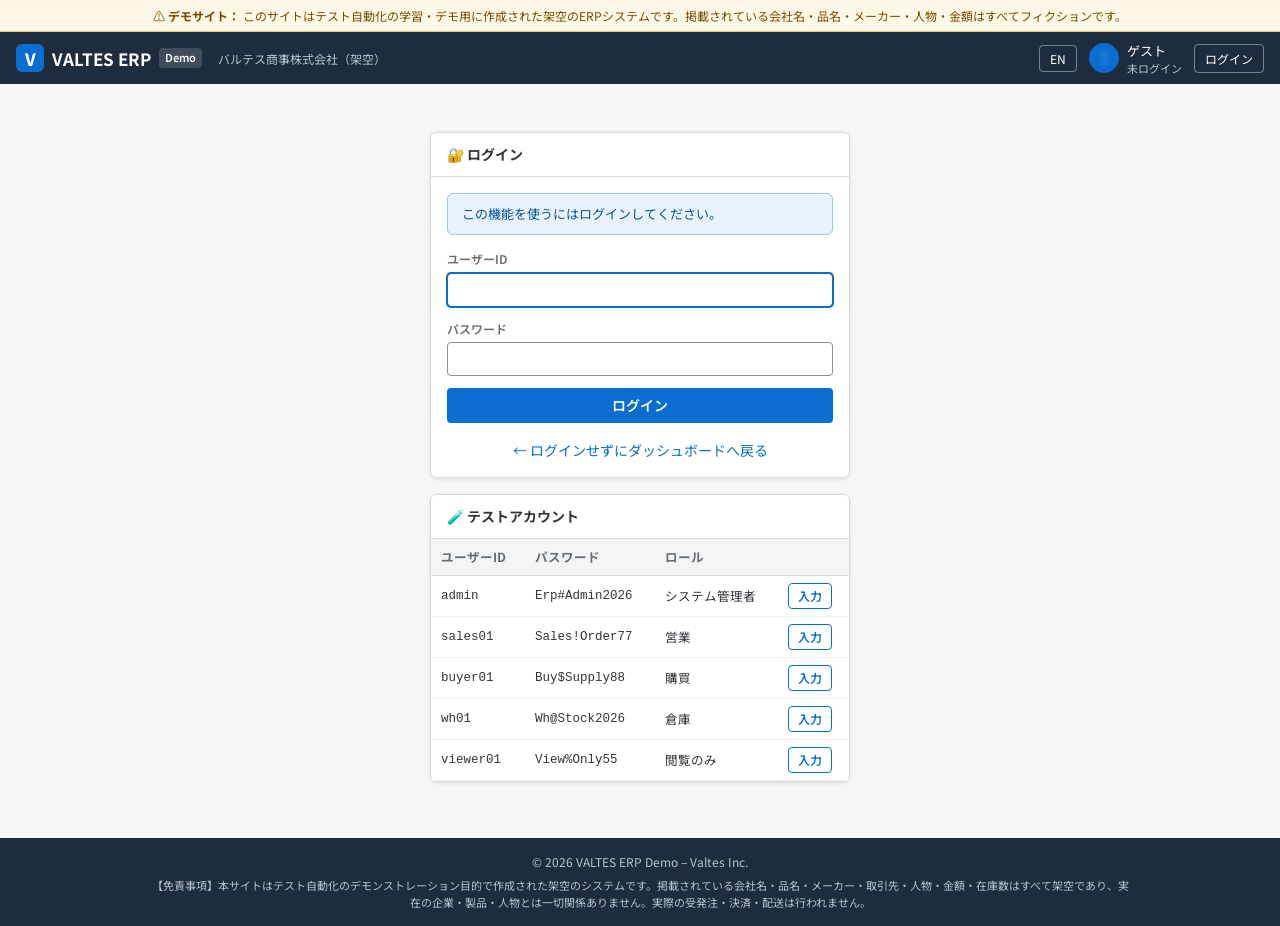
<file: purchase-order.html>
<!DOCTYPE html>
<html lang="ja">
<head>
  <meta charset="UTF-8">
  <meta name="viewport" content="width=device-width,initial-scale=1">
  <title>発注 | VALTES ERP Demo</title>
  <link rel="stylesheet" href="css/style.css">
  <link href="https://fonts.googleapis.com/css2?family=Noto+Sans+JP:wght@400;600;700&display=swap" rel="stylesheet">
</head>
<body>
  <script src="js/i18n.js"></script>
  <script src="data/master.js"></script>
  <script src="js/core.js"></script>
  <script src="js/layout.js"></script>
  <script src="js/order-form.js"></script>

  <div id="page" class="hidden"></div>

  <script>
    // ?no=PO-2026-00001 → 詳細 / ?mode=new → 発注登録
    document.addEventListener("DOMContentLoaded", () => {
      const isNew = qp("mode") === "new";
      const title = isNew ? t("発注登録", "New Purchase Order") : t("発注詳細", "Purchase Order Details");
      if (!buildPage({ title, menu: isNew ? "purchase-order-new" : "purchase-orders",
        crumbs: [["購買管理", "Purchasing"], ["発注一覧", "Purchase Orders", "purchase-orders.html"], [title, title]] })) return;
      if (isNew) {
        if (!ERP.can("po_edit")) {
          document.getElementById("page").innerHTML = `<div class="alert alert-danger" id="no-permission">${t("発注を登録する権限がありません。", "You do not have permission to create purchase orders.")}</div>
            <a class="btn btn-secondary" id="btn-back" href="${I18n.urlWith("purchase-orders.html")}">${t("← 一覧へ戻る", "← Back to list")}</a>`;
          return;
        }
        renderOrderForm("po");
      } else renderDetail();
      showFlash();
    });

    function renderDetail() {
      const o = ERP.purchaseOrder(qp("no"));
      const page = document.getElementById("page");
      if (!o) {
        page.innerHTML = `<div class="alert alert-danger" id="not-found">${t(`発注番号 ${esc(qp("no") || "")} は存在しません。`, `Purchase order ${esc(qp("no") || "")} not found.`)}</div>
          <a class="btn btn-secondary" id="btn-back" href="${I18n.urlWith("purchase-orders.html")}">${t("← 一覧へ戻る", "← Back to list")}</a>`;
        return;
      }
      const s = ERP.partner(o.supplier);
      page.innerHTML = `
        <h1 class="page-title" id="page-title">📦 <span id="title-no" class="mono">${o.no}</span> ${badge("poStatus", o.status)}
          <span class="title-actions">
            <button class="btn btn-ok" id="btn-receive" ${permAttr("po_receive")} ${o.status === "ordered" ? "" : "disabled"} onclick="receive()">📥 ${t("入荷処理", "Receive goods")}</button>
            <button class="btn btn-danger" id="btn-cancel-po" ${permAttr("po_edit")} ${o.status === "ordered" ? "" : "disabled"} onclick="cancelPo()">${t("発注キャンセル", "Cancel order")}</button>
            <a class="btn btn-secondary" id="btn-back" href="${I18n.urlWith("purchase-orders.html")}">${t("← 一覧へ", "← List")}</a>
          </span></h1>
        ${orderDetailHtml("po", o, [
          ["no", t("発注番号", "PO No."), o.no],
          ["status", t("状態", "Status"), o.status, badge("poStatus", o.status)],
          ["orderDate", t("発注日", "Order date"), o.orderDate, dt(o.orderDate)],
          ["supplier", t("仕入先", "Supplier"), o.supplier, `${o.supplier} ${esc(ERP.partnerName(o.supplier))}`],
          ["payTerm", t("支払条件", "Payment terms"), s.payTerm, esc(ERP.label.payTerm(s.payTerm))],
          ["warehouse", t("入荷倉庫", "Warehouse"), o.warehouse, `${o.warehouse} ${esc(ERP.label.warehouse(o.warehouse))}`],
          ["expectedDate", t("入荷予定日", "Expected date"), o.expectedDate, dt(o.expectedDate)],
          ["receivedDate", t("入荷日", "Received date"), o.receivedDate || "", o.receivedDate ? dt(o.receivedDate) : "-"],
          ["createdBy", t("登録者", "Created by"), o.createdBy, esc(ERP.userName(o.createdBy))],
          ["note", t("備考", "Note"), o.note || "", esc(o.note) || "-"],
        ])}`;
    }

    function receive() {
      const no = qp("no");
      if (!confirm(t(`発注 ${no} の入荷処理を行いますか？\n明細の数量が在庫に加算されます。`, `Receive goods for ${no}?\nLine quantities will be added to stock.`))) return;
      const res = ERP.receivePurchaseOrder(no);
      if (!res.ok) return toast(res.msg, "error");
      setFlash(t(`発注 ${no} の入荷処理を行いました。`, `Goods received for ${no}.`));
      location.reload();
    }

    function cancelPo() {
      const no = qp("no");
      if (!confirm(t(`発注 ${no} をキャンセルしますか？`, `Cancel purchase order ${no}?`))) return;
      const res = ERP.cancelPurchaseOrder(no);
      if (!res.ok) return toast(res.msg, "error");
      setFlash(t(`発注 ${no} をキャンセルしました。`, `Purchase order ${no} has been cancelled.`));
      location.reload();
    }
  </script>
</body>
</html>
</file>
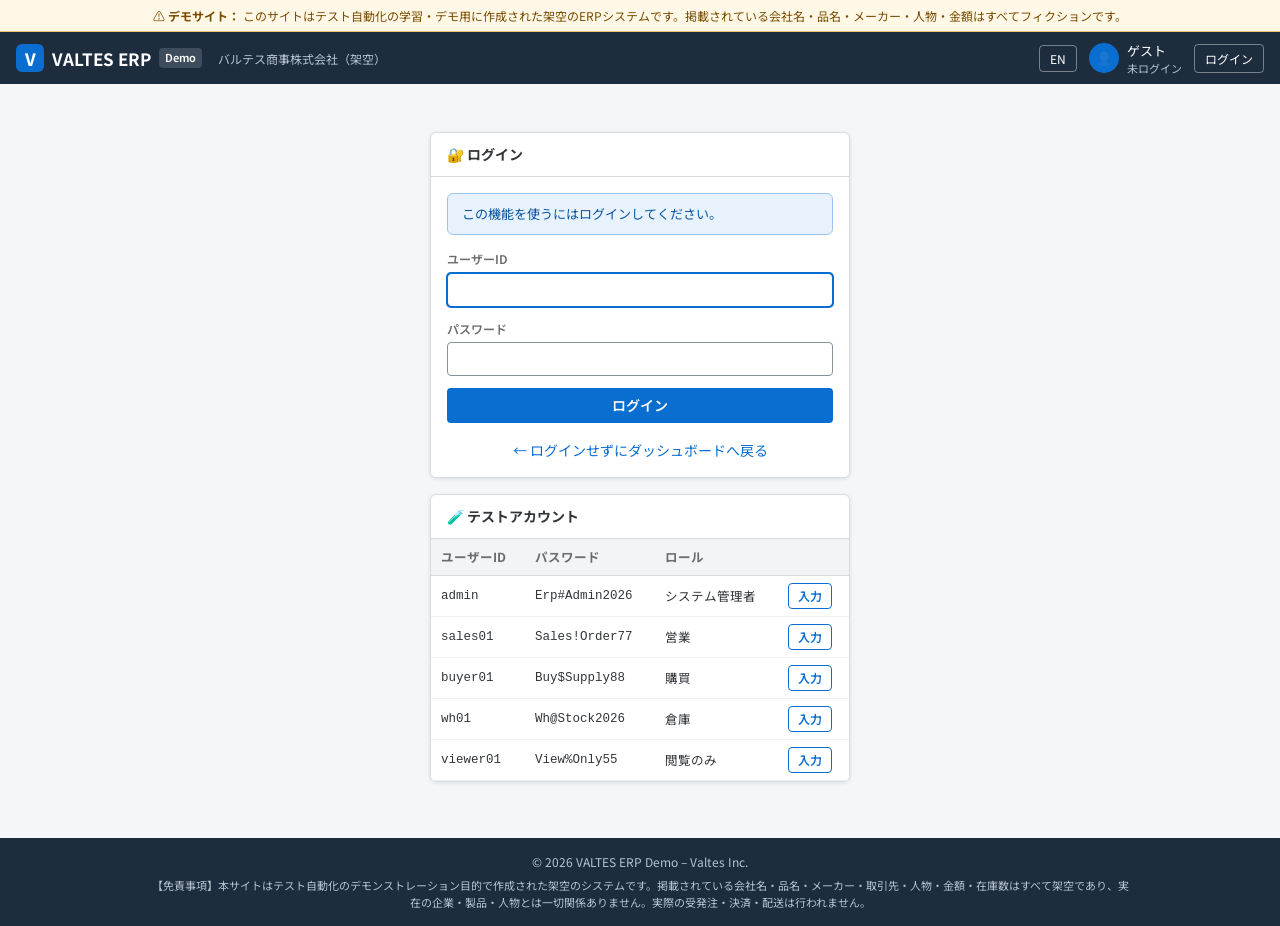
<file: purchase-orders.html>
<!DOCTYPE html>
<html lang="ja">
<head>
  <meta charset="UTF-8">
  <meta name="viewport" content="width=device-width,initial-scale=1">
  <title>発注一覧 | VALTES ERP Demo</title>
  <link rel="stylesheet" href="css/style.css">
  <link href="https://fonts.googleapis.com/css2?family=Noto+Sans+JP:wght@400;600;700&display=swap" rel="stylesheet">
</head>
<body>
  <script src="js/i18n.js"></script>
  <script src="data/master.js"></script>
  <script src="js/core.js"></script>
  <script src="js/layout.js"></script>

  <div id="page" class="hidden">
    <h1 class="page-title" id="page-title"><span data-i18n-en="📦 Purchase Orders">📦 発注一覧</span>
      <span class="title-actions"><button class="btn btn-primary" id="btn-new-po" onclick="I18n.go('purchase-order.html?mode=new')">＋ <span data-i18n-en="New Purchase Order">発注登録</span></button></span></h1>

    <form class="panel" id="search-form" onsubmit="event.preventDefault();search(1)">
      <div class="panel-head" data-i18n-en="🔍 Search Conditions">🔍 検索条件</div>
      <div class="panel-body">
        <div class="search-grid">
          <div class="form-group"><label for="s-no" data-i18n-en="PO No. (partial)">発注番号（部分一致）</label><input type="text" id="s-no" name="no" placeholder="PO-2026-"></div>
          <div class="form-group"><label for="s-supplier" data-i18n-en="Supplier">仕入先</label><select id="s-supplier" name="supplier"></select></div>
          <div class="form-group"><label for="s-status" data-i18n-en="Status">状態</label><select id="s-status" name="status"></select></div>
          <div class="form-group"><label for="s-warehouse" data-i18n-en="Warehouse">入荷倉庫</label><select id="s-warehouse" name="warehouse"></select></div>
          <div class="form-group"><label for="s-dateFrom" data-i18n-en="Order date (from - to)">発注日（から〜まで）</label>
            <div class="range"><input type="date" id="s-dateFrom" name="dateFrom"><span>〜</span><input type="date" id="s-dateTo" name="dateTo"></div></div>
          <div class="form-group"><label for="s-productCode" data-i18n-en="Product code (partial)">品目コード（部分一致）</label><input type="text" id="s-productCode" name="productCode"></div>
        </div>
        <div class="form-actions">
          <button type="button" class="btn btn-secondary" id="btn-clear" onclick="document.getElementById('search-form').reset();search(1)" data-i18n-en="Clear">クリア</button>
          <button type="submit" class="btn btn-primary" id="btn-search" data-i18n-en="🔍 Search">🔍 検索</button>
        </div>
      </div>
    </form>

    <div class="toolbar" id="result-toolbar">
      <span class="result-count" id="result-count"></span><span class="result-range" id="result-range"></span>
      <div class="right"><div id="pager-top"></div></div>
    </div>
    <div id="results"></div>
    <div class="pager-bottom" id="pager-bottom"></div>
  </div>

  <script>
    const FIELDS = ["no", "supplier", "status", "warehouse", "dateFrom", "dateTo", "productCode"];
    let rows = [], page = 1;

    document.addEventListener("DOMContentLoaded", () => {
      if (!buildPage({ title: t("発注一覧", "Purchase Orders"), menu: "purchase-orders", crumbs: [["購買管理", "Purchasing"], ["発注一覧", "Purchase Orders"]] })) return;
      const b = document.getElementById("btn-new-po");
      if (!ERP.can("po_edit")) { b.disabled = true; b.title = t("この操作の権限がありません", "You do not have permission for this action"); }
      const all = t("すべて", "All");
      document.getElementById("s-supplier").innerHTML = optionsHtml(OPTS.supplier(), "", all);
      document.getElementById("s-status").innerHTML = optionsHtml(["ordered", "received", "cancelled"].map(k => ({ value: k, label: ERP.label.poStatus(k) })), "", all);
      document.getElementById("s-warehouse").innerHTML = optionsHtml(OPTS.warehouse(), "", all);
      search(fillSearchForm(FIELDS));
    });

    function search(p) { rows = ERP.searchPurchaseOrders(readSearchForm(FIELDS)); page = p; render(); }
    function goPage(p) { page = p; render(); }

    function render() {
      page = renderPaged(rows, page, 20, slice => {
        document.getElementById("results").innerHTML = tableHtml({ id: "po-table", rowPrefix: "po", rows: slice, rowKey: o => o.no,
          emptyText: t("条件に一致する発注はありません。", "No purchase orders found."), rowAttrs: o => `data-status="${o.status}"`, columns: [
          { key: "no", label: ["発注番号", "PO No."], value: o => o.no, html: o => `<a href="${I18n.urlWith("purchase-order.html?no=" + o.no)}" id="link-po-${o.no}">${o.no}</a>`, cls: "nowrap" },
          { key: "orderDate", label: ["発注日", "Order date"], value: o => o.orderDate, html: o => dt(o.orderDate), cls: "nowrap" },
          { key: "supplier", label: ["仕入先コード", "Supplier"], value: o => o.supplier, cls: "nowrap" },
          { key: "supplierName", label: ["仕入先名", "Supplier name"], value: o => ERP.partnerName(o.supplier) },
          { key: "warehouse", label: ["入荷倉庫", "Warehouse"], value: o => o.warehouse, html: o => `${o.warehouse} ${esc(ERP.label.warehouse(o.warehouse))}`, cls: "nowrap" },
          { key: "expectedDate", label: ["入荷予定日", "Expected"], value: o => o.expectedDate, html: o => dt(o.expectedDate), cls: "nowrap" },
          { key: "receivedDate", label: ["入荷日", "Received"], value: o => o.receivedDate || "", html: o => o.receivedDate ? dt(o.receivedDate) : "-", cls: "nowrap" },
          { key: "lineCount", label: ["明細数", "Lines"], value: o => o.lines.length, cls: "num" },
          { key: "qty", label: ["数量計", "Qty"], value: o => ERP.orderAmounts(o).qty, html: o => num(ERP.orderAmounts(o).qty), cls: "num" },
          { key: "total", label: ["税込金額", "Total"], value: o => ERP.orderAmounts(o).total, html: o => yen(ERP.orderAmounts(o).total), cls: "num" },
          { key: "status", label: ["状態", "Status"], value: o => o.status, html: o => badge("poStatus", o.status) },
        ] });
      }, "goPage");
      writeSearchUrl(readSearchForm(FIELDS), page);
    }
  </script>
</body>
</html>
</file>
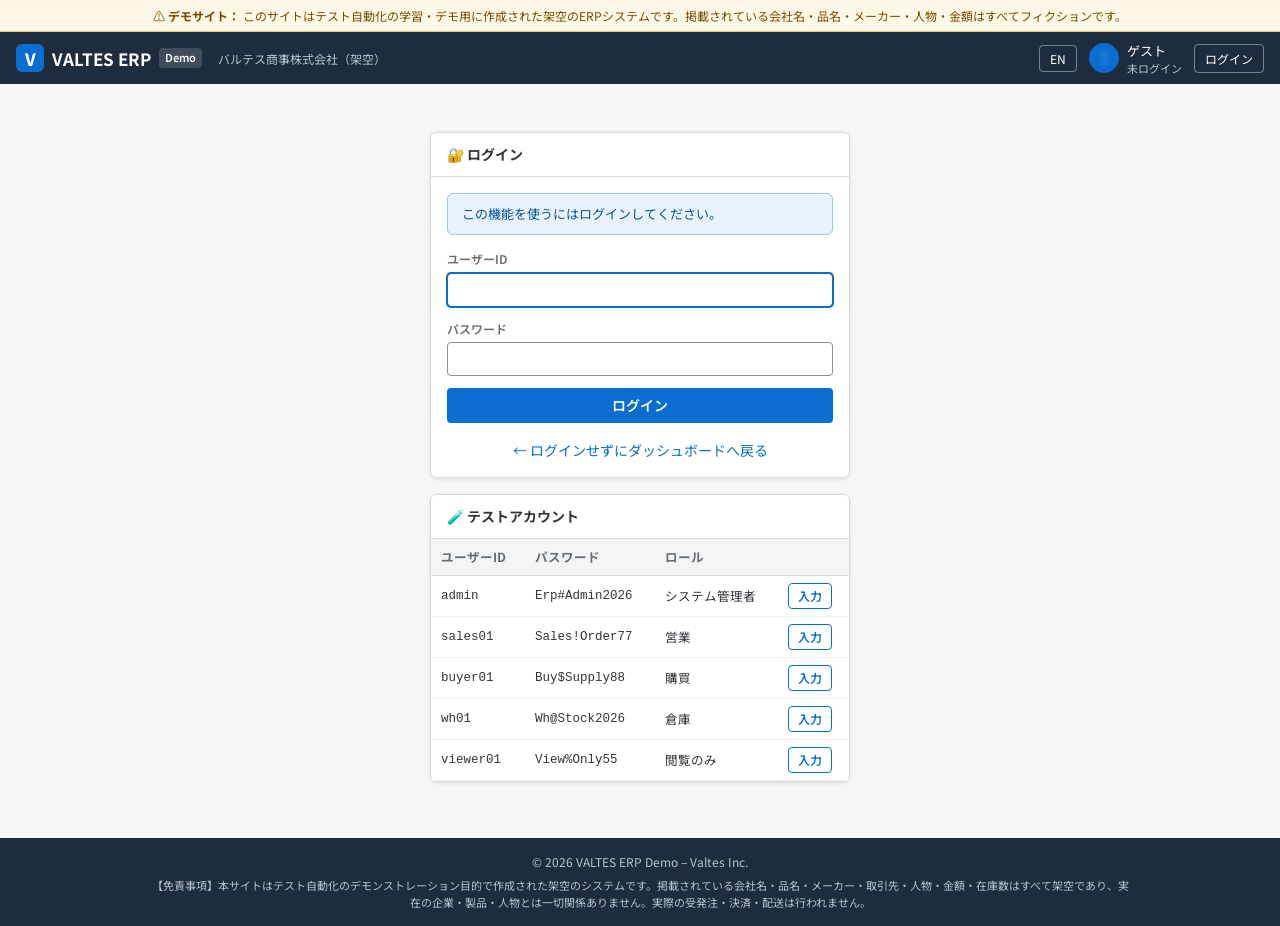
<file: sales-orders.html>
<!DOCTYPE html>
<html lang="ja">
<head>
  <meta charset="UTF-8">
  <meta name="viewport" content="width=device-width,initial-scale=1">
  <title>受注一覧 | VALTES ERP Demo</title>
  <link rel="stylesheet" href="css/style.css">
  <link href="https://fonts.googleapis.com/css2?family=Noto+Sans+JP:wght@400;600;700&display=swap" rel="stylesheet">
</head>
<body>
  <script src="js/i18n.js"></script>
  <script src="data/master.js"></script>
  <script src="js/core.js"></script>
  <script src="js/layout.js"></script>

  <div id="page" class="hidden">
    <h1 class="page-title" id="page-title"><span data-i18n-en="🧾 Sales Orders">🧾 受注一覧</span>
      <span class="title-actions"><button class="btn btn-primary" id="btn-new-so" onclick="I18n.go('sales-order.html?mode=new')">＋ <span data-i18n-en="New Sales Order">受注登録</span></button></span></h1>

    <form class="panel" id="search-form" onsubmit="event.preventDefault();search(1)">
      <div class="panel-head" data-i18n-en="🔍 Search Conditions">🔍 検索条件</div>
      <div class="panel-body">
        <div class="search-grid">
          <div class="form-group"><label for="s-no" data-i18n-en="SO No. (partial)">受注番号（部分一致）</label><input type="text" id="s-no" name="no" placeholder="SO-2026-"></div>
          <div class="form-group"><label for="s-customer" data-i18n-en="Customer">得意先</label><select id="s-customer" name="customer"></select></div>
          <div class="form-group"><label for="s-status" data-i18n-en="Status">状態</label><select id="s-status" name="status"></select></div>
          <div class="form-group"><label for="s-warehouse" data-i18n-en="Warehouse">出荷倉庫</label><select id="s-warehouse" name="warehouse"></select></div>
          <div class="form-group"><label for="s-dateFrom" data-i18n-en="Order date (from - to)">受注日（から〜まで）</label>
            <div class="range"><input type="date" id="s-dateFrom" name="dateFrom"><span>〜</span><input type="date" id="s-dateTo" name="dateTo"></div></div>
          <div class="form-group"><label for="s-productCode" data-i18n-en="Product code (partial)">品目コード（部分一致）</label><input type="text" id="s-productCode" name="productCode"></div>
        </div>
        <div class="form-actions">
          <button type="button" class="btn btn-secondary" id="btn-clear" onclick="document.getElementById('search-form').reset();search(1)" data-i18n-en="Clear">クリア</button>
          <button type="submit" class="btn btn-primary" id="btn-search" data-i18n-en="🔍 Search">🔍 検索</button>
        </div>
      </div>
    </form>

    <div class="toolbar" id="result-toolbar">
      <span class="result-count" id="result-count"></span><span class="result-range" id="result-range"></span>
      <div class="right"><span class="muted" id="sum-total"></span><div id="pager-top"></div></div>
    </div>
    <div id="results"></div>
    <div class="pager-bottom" id="pager-bottom"></div>
  </div>

  <script>
    const FIELDS = ["no", "customer", "status", "warehouse", "dateFrom", "dateTo", "productCode"];
    const PAGE_SIZE = 20;
    let rows = [], page = 1;

    document.addEventListener("DOMContentLoaded", () => {
      if (!buildPage({ title: t("受注一覧", "Sales Orders"), menu: "sales-orders", crumbs: [["販売管理", "Sales"], ["受注一覧", "Sales Orders"]] })) return;
      const b = document.getElementById("btn-new-so");
      if (!ERP.can("so_edit")) { b.disabled = true; b.title = t("この操作の権限がありません", "You do not have permission for this action"); }
      const all = t("すべて", "All");
      document.getElementById("s-customer").innerHTML = optionsHtml(OPTS.customer(), "", all);
      document.getElementById("s-status").innerHTML = optionsHtml(["ordered", "instructed", "shipped", "delivered", "cancelled"].map(k => ({ value: k, label: ERP.label.soStatus(k) })), "", all);
      document.getElementById("s-warehouse").innerHTML = optionsHtml(OPTS.warehouse(), "", all);
      search(fillSearchForm(FIELDS));
      showFlash();
    });

    function search(p) { rows = ERP.searchSalesOrders(readSearchForm(FIELDS)); page = p; render(); }
    function goPage(p) { page = p; render(); }

    function render() {
      const sum = rows.filter(o => o.status !== "cancelled").reduce((s, o) => s + ERP.orderAmounts(o).total, 0);
      const st = document.getElementById("sum-total");
      st.textContent = t(`合計金額（キャンセル除く）：${yen(sum)}`, `Total (excl. cancelled): ${yen(sum)}`);
      st.dataset.value = sum;
      page = renderPaged(rows, page, PAGE_SIZE, slice => {
        document.getElementById("results").innerHTML = tableHtml({ id: "so-table", rowPrefix: "so", rows: slice, rowKey: o => o.no,
          emptyText: t("条件に一致する受注はありません。", "No sales orders found."), rowAttrs: o => `data-status="${o.status}"`, columns: [
          { key: "no", label: ["受注番号", "SO No."], value: o => o.no, html: o => `<a href="${I18n.urlWith("sales-order.html?no=" + o.no)}" id="link-so-${o.no}">${o.no}</a>`, cls: "nowrap" },
          { key: "orderDate", label: ["受注日", "Order date"], value: o => o.orderDate, html: o => dt(o.orderDate), cls: "nowrap" },
          { key: "customer", label: ["得意先コード", "Customer"], value: o => o.customer, cls: "nowrap" },
          { key: "customerName", label: ["得意先名", "Customer name"], value: o => ERP.partnerName(o.customer) },
          { key: "warehouse", label: ["出荷倉庫", "Warehouse"], value: o => o.warehouse, html: o => `${o.warehouse} ${esc(ERP.label.warehouse(o.warehouse))}`, cls: "nowrap" },
          { key: "requestedDate", label: ["希望納期", "Requested"], value: o => o.requestedDate, html: o => dt(o.requestedDate), cls: "nowrap" },
          { key: "lineCount", label: ["明細数", "Lines"], value: o => o.lines.length, cls: "num" },
          { key: "qty", label: ["数量計", "Qty"], value: o => ERP.orderAmounts(o).qty, html: o => num(ERP.orderAmounts(o).qty), cls: "num" },
          { key: "subtotal", label: ["税抜金額", "Subtotal"], value: o => ERP.orderAmounts(o).subtotal, html: o => yen(ERP.orderAmounts(o).subtotal), cls: "num" },
          { key: "total", label: ["税込金額", "Total"], value: o => ERP.orderAmounts(o).total, html: o => yen(ERP.orderAmounts(o).total), cls: "num" },
          { key: "status", label: ["状態", "Status"], value: o => o.status, html: o => badge("soStatus", o.status) },
          { key: "createdBy", label: ["登録者", "Created by"], value: o => o.createdBy, html: o => esc(ERP.userName(o.createdBy)), cls: "nowrap" },
        ] });
      }, "goPage");
      writeSearchUrl(readSearchForm(FIELDS), page);
    }
  </script>
</body>
</html>
</file>
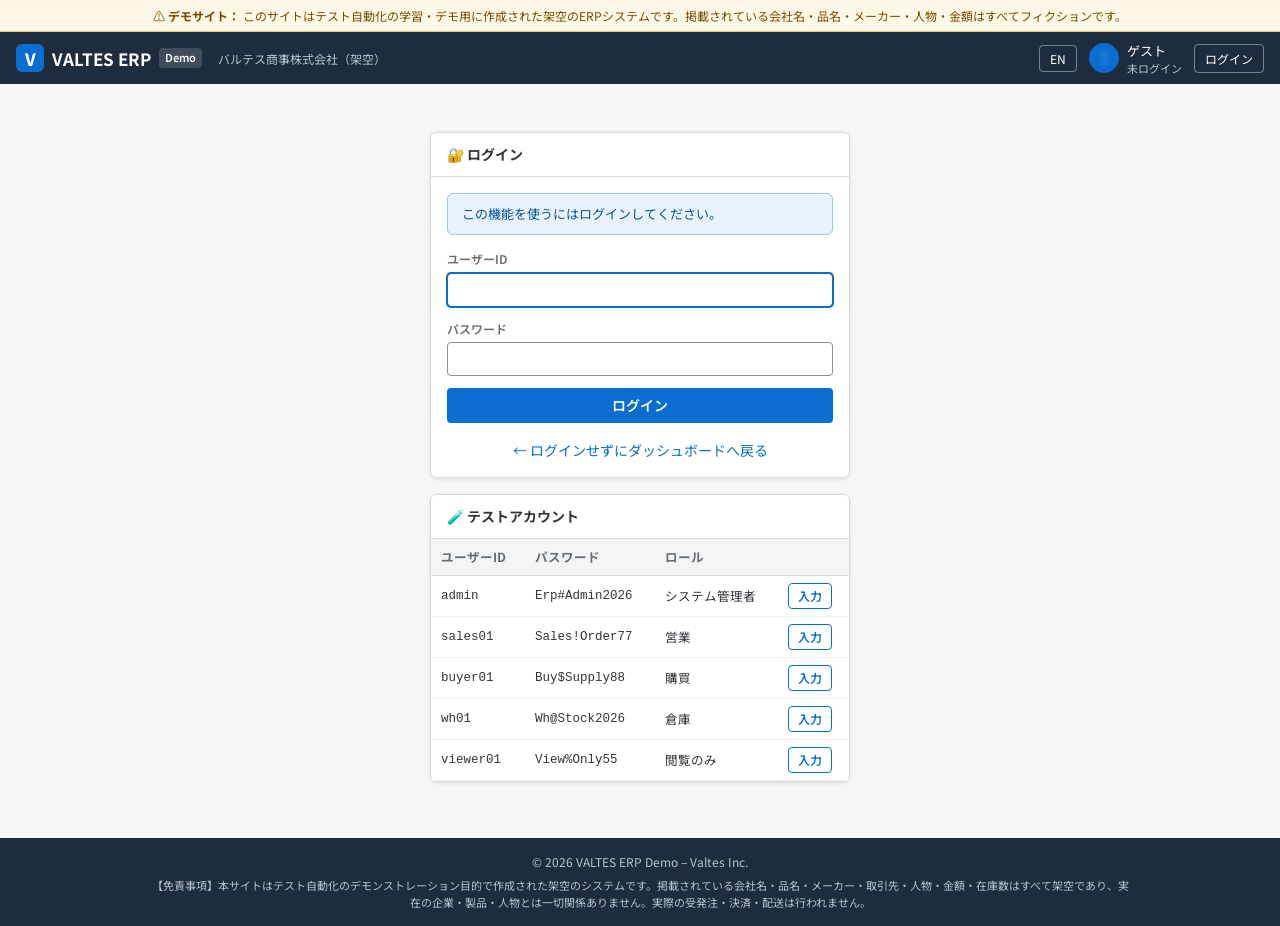
<file: shipments.html>
<!DOCTYPE html>
<html lang="ja">
<head>
  <meta charset="UTF-8">
  <meta name="viewport" content="width=device-width,initial-scale=1">
  <title>配送管理 | VALTES ERP Demo</title>
  <link rel="stylesheet" href="css/style.css">
  <link href="https://fonts.googleapis.com/css2?family=Noto+Sans+JP:wght@400;600;700&display=swap" rel="stylesheet">
</head>
<body>
  <script src="js/i18n.js"></script>
  <script src="data/master.js"></script>
  <script src="js/core.js"></script>
  <script src="js/layout.js"></script>

  <div id="page" class="hidden">
    <h1 class="page-title" id="page-title" data-i18n-en="🚚 Shipments">🚚 配送管理</h1>
    <p class="page-desc" data-i18n-en="Flow: Instruct shipment (sales order) → Confirm shipment (stock is reduced) → Confirm delivery">流れ：出荷指示（受注画面）→ 出荷確定（在庫が減る）→ 配達完了</p>

    <form class="panel" id="search-form" onsubmit="event.preventDefault();search(1)">
      <div class="panel-head" data-i18n-en="🔍 Search Conditions">🔍 検索条件</div>
      <div class="panel-body">
        <div class="search-grid">
          <div class="form-group"><label for="s-no" data-i18n-en="Shipment No. (partial)">配送番号（部分一致）</label><input type="text" id="s-no" name="no" placeholder="SH-2026-"></div>
          <div class="form-group"><label for="s-salesOrderNo" data-i18n-en="SO No. (partial)">受注番号（部分一致）</label><input type="text" id="s-salesOrderNo" name="salesOrderNo"></div>
          <div class="form-group"><label for="s-status" data-i18n-en="Status">状態</label><select id="s-status" name="status"></select></div>
          <div class="form-group"><label for="s-warehouse" data-i18n-en="Warehouse">出荷倉庫</label><select id="s-warehouse" name="warehouse"></select></div>
          <div class="form-group"><label for="s-carrier" data-i18n-en="Carrier">配送業者</label><select id="s-carrier" name="carrier"></select></div>
          <div class="form-group"><label for="s-dateFrom" data-i18n-en="Planned date (from - to)">出荷予定日（から〜まで）</label>
            <div class="range"><input type="date" id="s-dateFrom" name="dateFrom"><span>〜</span><input type="date" id="s-dateTo" name="dateTo"></div></div>
        </div>
        <div class="form-actions">
          <button type="button" class="btn btn-secondary" id="btn-clear" onclick="document.getElementById('search-form').reset();search(1)" data-i18n-en="Clear">クリア</button>
          <button type="submit" class="btn btn-primary" id="btn-search" data-i18n-en="🔍 Search">🔍 検索</button>
        </div>
      </div>
    </form>

    <div class="toolbar" id="result-toolbar">
      <span class="result-count" id="result-count"></span><span class="result-range" id="result-range"></span>
      <div class="right"><div id="pager-top"></div></div>
    </div>
    <div id="results"></div>
    <div class="pager-bottom" id="pager-bottom"></div>
  </div>

  <script>
    const FIELDS = ["no", "salesOrderNo", "status", "warehouse", "carrier", "dateFrom", "dateTo"];
    let rows = [], page = 1;

    document.addEventListener("DOMContentLoaded", () => {
      if (!buildPage({ title: t("配送管理", "Shipments"), menu: "shipments", crumbs: [["物流", "Logistics"], ["配送管理", "Shipments"]] })) return;
      const all = t("すべて", "All");
      document.getElementById("s-status").innerHTML = optionsHtml(["pending", "in_transit", "delivered"].map(k => ({ value: k, label: ERP.label.shStatus(k) })), "", all);
      document.getElementById("s-warehouse").innerHTML = optionsHtml(OPTS.warehouse(), "", all);
      document.getElementById("s-carrier").innerHTML = optionsHtml(OPTS.carrier(), "", all);
      search(fillSearchForm(FIELDS));
    });

    function search(p) { rows = ERP.searchShipments(readSearchForm(FIELDS)); page = p; render(); }
    function goPage(p) { page = p; render(); }

    function render() {
      page = renderPaged(rows, page, 20, slice => {
        document.getElementById("results").innerHTML = tableHtml({ id: "shipment-table", rowPrefix: "shipment", rows: slice, rowKey: s => s.no,
          emptyText: t("条件に一致する配送はありません。", "No shipments found."), rowAttrs: s => `data-status="${s.status}"`, columns: [
          { key: "no", label: ["配送番号", "Shipment No."], value: s => s.no, cls: "nowrap mono" },
          { key: "salesOrderNo", label: ["受注番号", "SO No."], value: s => s.salesOrderNo, html: s => `<a href="${I18n.urlWith("sales-order.html?no=" + s.salesOrderNo)}">${s.salesOrderNo}</a>`, cls: "nowrap" },
          { key: "customer", label: ["得意先", "Customer"], value: s => ERP.salesOrder(s.salesOrderNo)?.customer || "", html: s => esc(ERP.partnerName(ERP.salesOrder(s.salesOrderNo)?.customer)) },
          { key: "warehouse", label: ["出荷倉庫", "Warehouse"], value: s => s.warehouse, cls: "nowrap" },
          { key: "plannedDate", label: ["出荷予定日", "Planned"], value: s => s.plannedDate, html: s => dt(s.plannedDate), cls: "nowrap" },
          { key: "carrier", label: ["配送業者", "Carrier"], value: s => s.carrier, html: s => esc(ERP.label.carrier(s.carrier)) || "-", cls: "nowrap" },
          { key: "trackingNo", label: ["送り状番号", "Tracking No."], value: s => s.trackingNo, html: s => esc(s.trackingNo) || "-", cls: "mono nowrap" },
          { key: "shipDate", label: ["出荷日", "Shipped"], value: s => s.shipDate || "", html: s => s.shipDate ? dt(s.shipDate) : "-", cls: "nowrap" },
          { key: "deliveredDate", label: ["配達日", "Delivered"], value: s => s.deliveredDate || "", html: s => s.deliveredDate ? dt(s.deliveredDate) : "-", cls: "nowrap" },
          { key: "status", label: ["状態", "Status"], value: s => s.status, html: s => badge("shStatus", s.status) },
          { key: "action", label: ["操作", "Action"], value: () => "", cls: "nowrap", html: s =>
            s.status === "pending" ? `<button class="btn btn-primary btn-sm" id="btn-ship-${s.no}" ${permAttr("ship")} onclick="openShip('${s.no}')">${t("出荷確定", "Ship")}</button>`
            : s.status === "in_transit" ? `<button class="btn btn-ok btn-sm" id="btn-deliver-${s.no}" ${permAttr("ship")} onclick="deliver('${s.no}')">${t("配達完了", "Delivered")}</button>` : "" },
        ] });
      }, "goPage");
      writeSearchUrl(readSearchForm(FIELDS), page);
    }

    function openShip(no) {
      const s = ERP.shipment(no), o = ERP.salesOrder(s.salesOrderNo);
      openModal("ship-modal", t(`出荷確定：${no}`, `Confirm shipment: ${no}`), `
        <div class="muted">${t("受注番号", "SO No.")}: ${o.no} ／ ${esc(ERP.partnerName(o.customer))}</div>
        <table class="data-table" id="ship-lines">${o.lines.map((l, i) => `<tr id="ship-line-${i + 1}"><td>${l.productCode}</td><td>${esc(ERP.productName(ERP.product(l.productCode)))}</td>
          <td class="num" data-col="qty" data-value="${l.qty}">${num(l.qty)}</td><td class="num muted">${t("在庫", "Stock")} ${num(ERP.inventory(l.productCode, s.warehouse).qty)}</td></tr>`).join("")}</table>
        <div class="form-group"><label for="m-carrier" class="req">${t("配送業者", "Carrier")}</label><select id="m-carrier">${optionsHtml(OPTS.carrier(), "", t("選択してください", "Select"))}</select></div>
        <div class="form-group"><label for="m-tracking" class="req">${t("送り状番号（12桁）", "Tracking No. (12 digits)")}</label>
          <div class="range"><input type="text" id="m-tracking" maxlength="12" inputmode="numeric"><button type="button" class="btn btn-secondary btn-sm" id="btn-gen-tracking"
            onclick="document.getElementById('m-tracking').value=String(Math.floor(1e11+Math.random()*9e11))">${t("自動採番", "Generate")}</button></div></div>
        <div class="alert alert-danger hidden" id="ship-error" role="alert"></div>`,
        `<button class="btn btn-secondary" id="btn-ship-cancel" onclick="closeModal('ship-modal')">${t("キャンセル", "Cancel")}</button>
         <button class="btn btn-primary" id="btn-confirm-ship" onclick="confirmShip('${no}')">${t("出荷確定する", "Confirm")}</button>`);
    }

    function confirmShip(no) {
      const res = ERP.confirmShipment(no, document.getElementById("m-carrier").value, document.getElementById("m-tracking").value.trim());
      if (!res.ok) { const e = document.getElementById("ship-error"); e.textContent = res.msg; e.classList.remove("hidden"); return; }
      closeModal("ship-modal");
      toast(t(`${no} を出荷確定しました`, `${no} shipped`), "success");
      search(page);
    }

    function deliver(no) {
      if (!confirm(t(`${no} を配達完了にしますか？`, `Mark ${no} as delivered?`))) return;
      const res = ERP.confirmDelivery(no);
      if (!res.ok) return toast(res.msg, "error");
      toast(t(`${no} を配達完了にしました`, `${no} delivered`), "success");
      search(page);
    }
  </script>
</body>
</html>
</file>
<file: css/style.css>
/* ============================================================
   VALTES ERP Demo – Global Styles
   配色：primary #0A6ED1 / shell #1D2D3E / 背景 #F5F6F7
   ============================================================ */

*, *::before, *::after { box-sizing: border-box; margin: 0; padding: 0; }

:root {
  --primary:    #0A6ED1;
  --primary-dk: #0854A0;
  --primary-lt: #E8F2FC;
  --shell:      #1D2D3E;
  --shell-lt:   #2C3E50;
  --ok:         #107E3E;
  --warn:       #B35C00;
  --danger:     #BB0000;
  --purple:     #6C32A9;
  --teal:       #0E7C86;
  --white:      #FFFFFF;
  --bg:         #F5F6F7;
  --gray:       #6A6D70;
  --gray-lt:    #EFF1F2;
  --gray-bd:    #D9DCDF;
  --text:       #32363A;
  --shadow:     0 1px 4px rgba(0,0,0,.10);
  --radius:     6px;
  --menu-w:     232px;
}

html { scroll-behavior: smooth; }
body { font-family: "Noto Sans JP", "Segoe UI", "Meiryo", sans-serif; background: var(--bg); color: var(--text); font-size: 14px; line-height: 1.6; min-height: 100vh; display: flex; flex-direction: column; }
a { color: var(--primary); text-decoration: none; }
a:hover { text-decoration: underline; }
button, input, select, textarea { font-family: inherit; font-size: 14px; }
.hidden { display: none !important; }

/* ── 免責・ヘッダー ── */
.disclaimer-banner { background: #FFF8E6; border-bottom: 1px solid #F0C36D; padding: 6px 20px; font-size: 12px; color: #7A4B00; text-align: center; }
.erp-header { background: var(--shell); color: var(--white); height: 52px; display: flex; align-items: center; gap: 16px; padding: 0 16px; position: sticky; top: 0; z-index: 100; }
.erp-logo { color: var(--white); font-weight: 700; font-size: 17px; display: flex; align-items: center; gap: 8px; white-space: nowrap; }
.erp-logo:hover { text-decoration: none; }
.logo-mark { background: var(--primary); width: 28px; height: 28px; border-radius: 6px; display: inline-flex; align-items: center; justify-content: center; font-weight: 800; }
.logo-demo { font-size: 11px; font-weight: 600; background: rgba(255,255,255,.15); padding: 1px 6px; border-radius: 4px; }
.erp-company { color: #B7C3CF; font-size: 12px; white-space: nowrap; overflow: hidden; text-overflow: ellipsis; }
.header-right { margin-left: auto; display: flex; align-items: center; gap: 12px; }
.header-user { display: flex; align-items: center; gap: 8px; font-size: 13px; }
.header-avatar { width: 30px; height: 30px; border-radius: 50%; background: var(--primary); display: inline-flex; align-items: center; justify-content: center; font-weight: 700; }
.header-role { display: block; font-size: 11px; color: #B7C3CF; line-height: 1.2; }
#header-user-name { display: block; line-height: 1.3; }
.btn-lang, .btn-header { background: transparent; border: 1px solid rgba(255,255,255,.4); color: var(--white); border-radius: 4px; padding: 4px 10px; font-size: 12px; cursor: pointer; }
.btn-lang:hover, .btn-header:hover { background: rgba(255,255,255,.1); }
.menu-toggle { display: none; background: none; border: none; color: var(--white); font-size: 20px; cursor: pointer; }

/* ── 本体（左メニュー＋右本文） ── */
.erp-body { display: flex; flex: 1; align-items: stretch; }
.side-menu { width: var(--menu-w); flex-shrink: 0; background: var(--white); border-right: 1px solid var(--gray-bd); padding: 12px 0 24px; }
.menu-group { margin-bottom: 8px; }
.menu-group-title { font-size: 11px; font-weight: 700; color: var(--gray); padding: 8px 18px 4px; letter-spacing: .05em; }
.menu-item { display: flex; align-items: center; gap: 10px; padding: 8px 18px; color: var(--text); font-size: 13.5px; border-left: 3px solid transparent; }
.menu-item:hover { background: var(--gray-lt); text-decoration: none; }
.menu-item.active { background: var(--primary-lt); color: var(--primary); font-weight: 700; border-left-color: var(--primary); }
.menu-item.no-perm { color: #A0A4A8; }
.menu-lock { margin-left: auto; font-size: 11px; opacity: .7; }
.guest-notice { display: flex; align-items: center; gap: 12px; flex-wrap: wrap; }
.guest-notice .btn { margin-left: auto; }
.menu-icon { width: 18px; text-align: center; }
.erp-main { flex: 1; min-width: 0; padding: 18px 26px 40px; }
body.no-menu .erp-main { display: flex; justify-content: center; align-items: flex-start; padding-top: 48px; }

.breadcrumb { list-style: none; display: flex; flex-wrap: wrap; gap: 6px; font-size: 12px; color: var(--gray); margin-bottom: 10px; }
.breadcrumb li + li::before { content: "›"; margin-right: 6px; }
.page-title { font-size: 21px; font-weight: 700; margin-bottom: 4px; display: flex; align-items: center; gap: 10px; flex-wrap: wrap; }
.page-desc { color: var(--gray); font-size: 13px; margin-bottom: 16px; }
.title-actions { margin-left: auto; display: flex; gap: 8px; }

/* ── カード・パネル ── */
.panel { background: var(--white); border: 1px solid var(--gray-bd); border-radius: var(--radius); box-shadow: var(--shadow); margin-bottom: 16px; }
.panel-head { padding: 10px 16px; border-bottom: 1px solid var(--gray-bd); font-weight: 700; display: flex; align-items: center; gap: 8px; }
.panel-head .right { margin-left: auto; display: flex; gap: 8px; align-items: center; font-weight: 400; }
.panel-body { padding: 16px; }

/* ── 検索フォーム ── */
.search-grid { display: grid; grid-template-columns: repeat(auto-fill, minmax(210px, 1fr)); gap: 12px 16px; }
.form-group { display: flex; flex-direction: column; gap: 4px; }
.form-group > label, .form-label { font-size: 12px; font-weight: 600; color: var(--gray); }
.form-group input[type=text], .form-group input[type=number], .form-group input[type=date], .form-group input[type=password], .form-group select, .form-group textarea {
  border: 1px solid #89919A; border-radius: 4px; padding: 6px 9px; background: var(--white); color: var(--text); width: 100%;
}
.form-group input:focus, .form-group select:focus, .form-group textarea:focus { outline: 2px solid var(--primary); outline-offset: -1px; border-color: var(--primary); }
.form-group input[readonly] { background: var(--gray-lt); }
.range { display: flex; align-items: center; gap: 6px; }
.range input { min-width: 0; }
.check-group { display: flex; flex-wrap: wrap; gap: 4px 14px; padding-top: 4px; }
.check-group label { display: inline-flex; align-items: center; gap: 4px; font-size: 13px; color: var(--text); font-weight: 400; cursor: pointer; }
.form-actions { display: flex; gap: 8px; justify-content: flex-end; margin-top: 14px; flex-wrap: wrap; }
.req::after { content: " *"; color: var(--danger); }
.err { color: var(--danger); font-size: 12px; min-height: 0; }
.has-error input, .has-error select { border-color: var(--danger) !important; background: #FFF5F5; }
.form-grid { display: grid; grid-template-columns: repeat(2, minmax(0, 1fr)); gap: 12px 20px; }
.form-grid .full { grid-column: 1 / -1; }

/* ── ボタン ── */
.btn { display: inline-flex; align-items: center; gap: 6px; border-radius: 4px; padding: 6px 14px; font-weight: 600; cursor: pointer; border: 1px solid transparent; white-space: nowrap; line-height: 1.5; }
.btn:hover { text-decoration: none; }
.btn:disabled { opacity: .45; cursor: not-allowed; }
.btn-primary { background: var(--primary); color: var(--white); }
.btn-primary:hover:not(:disabled) { background: var(--primary-dk); }
.btn-secondary { background: var(--white); color: var(--primary); border-color: var(--primary); }
.btn-secondary:hover:not(:disabled) { background: var(--primary-lt); }
.btn-ok { background: var(--ok); color: var(--white); }
.btn-danger { background: var(--white); color: var(--danger); border-color: var(--danger); }
.btn-danger:hover:not(:disabled) { background: #FFF0F0; }
.btn-sm { padding: 3px 9px; font-size: 12px; }

/* ── バッジ ── */
.badge { display: inline-block; padding: 1px 8px; border-radius: 10px; font-size: 11.5px; font-weight: 700; white-space: nowrap; border: 1px solid; }
.badge-ok { color: var(--ok); background: #F1FDF6; border-color: #9BD1AF; }
.badge-warn { color: var(--warn); background: #FEF7F1; border-color: #F0B37A; }
.badge-danger { color: var(--danger); background: #FFEBEB; border-color: #F09999; }
.badge-gray { color: var(--gray); background: var(--gray-lt); border-color: var(--gray-bd); }
.badge-info { color: var(--primary); background: var(--primary-lt); border-color: #9DC4EC; }
.badge-purple { color: var(--purple); background: #F5EEFC; border-color: #C9AAEA; }
.badge-teal { color: var(--teal); background: #EBF8F9; border-color: #8CCBD1; }

/* ── テーブル ── */
.toolbar { display: flex; align-items: center; gap: 10px; flex-wrap: wrap; margin-bottom: 10px; }
.toolbar .right { margin-left: auto; display: flex; align-items: center; gap: 8px; flex-wrap: wrap; }
.result-count { font-weight: 700; }
.result-range { color: var(--gray); font-size: 12.5px; }
.table-wrap { overflow-x: auto; background: var(--white); border: 1px solid var(--gray-bd); border-radius: var(--radius); }
.data-table { width: 100%; border-collapse: collapse; font-size: 13px; }
.data-table th { background: #F2F4F5; text-align: left; padding: 8px 10px; font-size: 12px; color: var(--gray); white-space: nowrap; border-bottom: 1px solid var(--gray-bd); position: sticky; top: 0; }
.data-table td { padding: 7px 10px; border-bottom: 1px solid var(--gray-lt); vertical-align: middle; }
.data-table tbody tr:hover { background: #F7FAFD; }
.data-table .num { text-align: right; white-space: nowrap; font-variant-numeric: tabular-nums; }
.data-table .nowrap { white-space: nowrap; }
.data-table .center { text-align: center; }
.data-table tfoot td { font-weight: 700; background: #FAFBFC; }
.neg { color: var(--danger); }
.pos { color: var(--ok); }
.empty { background: var(--white); border: 1px dashed var(--gray-bd); border-radius: var(--radius); padding: 28px; text-align: center; color: var(--gray); }
.cell-name { min-width: 220px; }

/* ── 詳細（定義表） ── */
.detail-table { width: 100%; border-collapse: collapse; }
.detail-table th { width: 180px; text-align: left; background: #F7F8F9; color: var(--gray); font-size: 12.5px; font-weight: 600; padding: 8px 12px; border-bottom: 1px solid var(--gray-lt); vertical-align: top; }
.detail-table td { padding: 8px 12px; border-bottom: 1px solid var(--gray-lt); }
.detail-cols { display: grid; grid-template-columns: repeat(2, minmax(0, 1fr)); gap: 16px; }

/* ── ダッシュボード ── */
.kpi-grid { display: grid; grid-template-columns: repeat(auto-fill, minmax(180px, 1fr)); gap: 12px; margin-bottom: 16px; }
.kpi { background: var(--white); border: 1px solid var(--gray-bd); border-radius: var(--radius); padding: 14px 16px; box-shadow: var(--shadow); display: block; color: var(--text); }
.kpi:hover { text-decoration: none; border-color: var(--primary); }
.kpi-label { font-size: 12px; color: var(--gray); font-weight: 600; }
.kpi-value { font-size: 28px; font-weight: 700; color: var(--primary); line-height: 1.3; }
.kpi-value.warn { color: var(--warn); }
.kpi-value.danger { color: var(--danger); }
.two-col { display: grid; grid-template-columns: minmax(0, 1fr) minmax(0, 1fr); gap: 16px; }

/* ── ページャー ── */
.pager { display: flex; align-items: center; gap: 4px; flex-wrap: wrap; }
.pager-bottom { display: flex; justify-content: center; margin-top: 14px; }
.pager-btn { min-width: 32px; height: 32px; padding: 0 9px; border-radius: 4px; border: 1px solid var(--gray-bd); background: var(--white); color: var(--primary); font-size: 12.5px; font-weight: 600; cursor: pointer; }
.pager-btn:hover:not(:disabled) { border-color: var(--primary); }
.pager-btn.active { background: var(--primary); border-color: var(--primary); color: var(--white); }
.pager-btn:disabled:not(.active) { opacity: .4; cursor: not-allowed; }
.pager-ellipsis { padding: 0 3px; color: var(--gray); }

/* ── 明細入力 ── */
.lines-table input { border: 1px solid #89919A; border-radius: 4px; padding: 5px 7px; width: 100%; }
.lines-table td { padding: 5px 6px; }
.lines-table .w-code { width: 150px; }
.lines-table .w-qty { width: 100px; }
.totals { margin-left: auto; width: 320px; max-width: 100%; margin-top: 12px; }
.totals td { padding: 4px 10px; }
.totals .grand td { font-size: 16px; font-weight: 700; border-top: 2px solid var(--text); }

/* ── アラート ── */
.alert { padding: 10px 14px; border-radius: var(--radius); margin-bottom: 14px; font-size: 13px; border: 1px solid; }
.alert ul { margin: 4px 0 0 20px; }
.alert-danger { background: #FFEBEB; border-color: #F09999; color: var(--danger); }
.alert-info { background: var(--primary-lt); border-color: #9DC4EC; color: var(--primary-dk); }
.alert-ok { background: #F1FDF6; border-color: #9BD1AF; color: var(--ok); }
.alert-warn { background: #FEF7F1; border-color: #F0B37A; color: var(--warn); }

/* ── モーダル・トースト ── */
.modal-overlay { position: fixed; inset: 0; background: rgba(0,0,0,.45); z-index: 900; display: flex; align-items: center; justify-content: center; padding: 16px; }
.modal-box { background: var(--white); border-radius: 8px; width: 100%; max-width: 520px; max-height: 90vh; overflow-y: auto; position: relative; box-shadow: 0 12px 40px rgba(0,0,0,.3); }
.modal-title { font-weight: 700; font-size: 16px; padding: 14px 44px 12px 18px; border-bottom: 1px solid var(--gray-bd); }
.modal-close { position: absolute; top: 10px; right: 12px; background: none; border: none; font-size: 18px; cursor: pointer; color: var(--gray); }
.modal-body { padding: 16px 18px; display: flex; flex-direction: column; gap: 12px; }
.modal-footer { padding: 12px 18px; border-top: 1px solid var(--gray-bd); display: flex; justify-content: flex-end; gap: 8px; }
#toast-container { position: fixed; bottom: 20px; right: 20px; z-index: 1000; display: flex; flex-direction: column; gap: 8px; }
.toast { padding: 10px 18px; border-radius: 6px; color: var(--white); font-weight: 600; box-shadow: 0 4px 14px rgba(0,0,0,.2); transition: opacity .4s; max-width: 360px; }
.toast-success { background: var(--ok); }
.toast-error { background: var(--danger); }
.toast-info { background: var(--shell); }

/* ── ログイン ── */
.login-box { width: 420px; max-width: 100%; }
.account-table td, .account-table th { font-size: 12.5px; }

/* ── フッター ── */
.erp-footer { background: var(--shell); color: #B7C3CF; font-size: 12px; text-align: center; padding: 14px 20px; }
.disclaimer-footer { max-width: 980px; margin: 6px auto 0; font-size: 11px; line-height: 1.6; }

.muted { color: var(--gray); font-size: 12px; }
.mono { font-family: Consolas, "Courier New", monospace; }
.mt-16 { margin-top: 16px; }
code { background: var(--gray-lt); padding: 1px 5px; border-radius: 3px; font-size: 12px; }

/* ── レスポンシブ ── */
@media (max-width: 960px) {
  .two-col, .detail-cols { grid-template-columns: 1fr; }
  .erp-company { display: none; }
}
@media (max-width: 760px) {
  .menu-toggle { display: block; }
  .side-menu { position: fixed; top: 52px; bottom: 0; left: 0; z-index: 90; overflow-y: auto; transform: translateX(-100%); transition: transform .2s; box-shadow: 4px 0 16px rgba(0,0,0,.15); }
  body.menu-open .side-menu { transform: none; }
  .erp-main { padding: 14px 12px 32px; }
  .form-grid { grid-template-columns: 1fr; }
  .header-user > span:last-child { display: none; }
  .erp-logo { font-size: 15px; }
  .detail-table th { width: 120px; }
}
</file>
